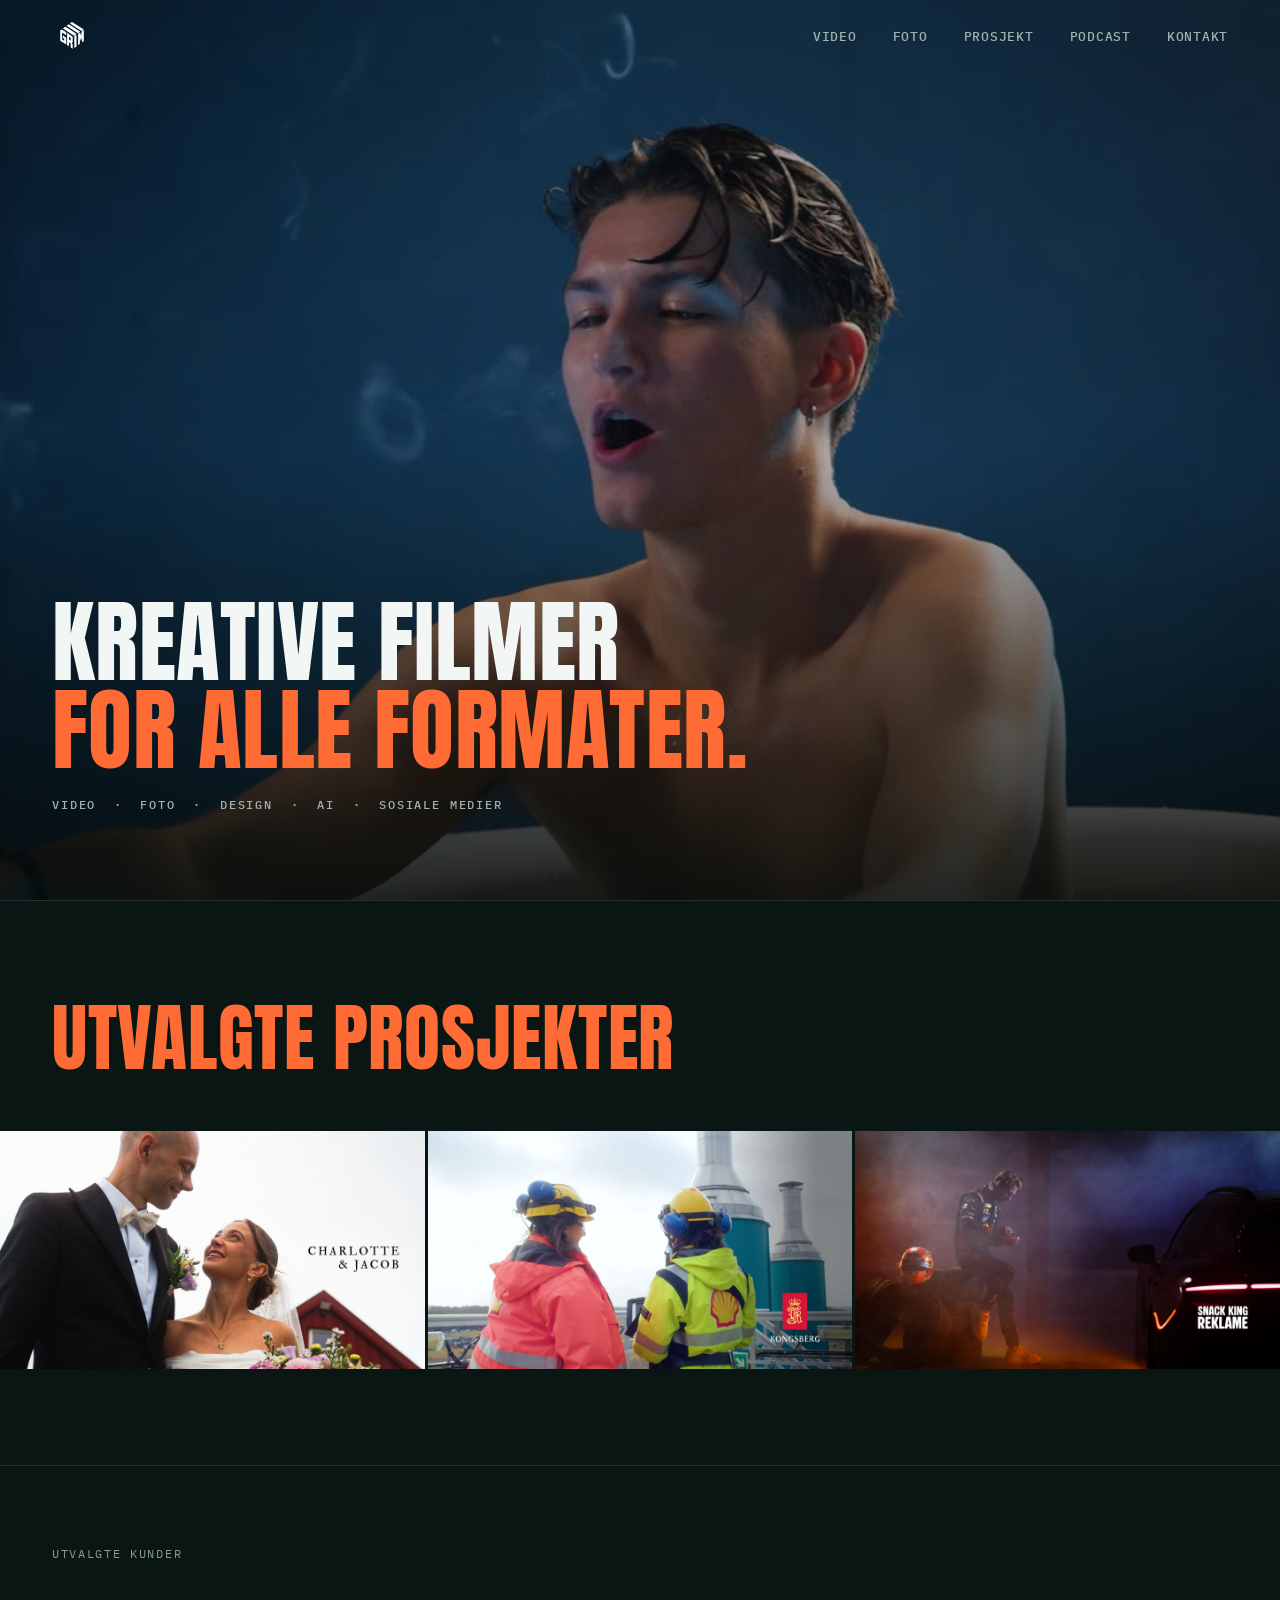
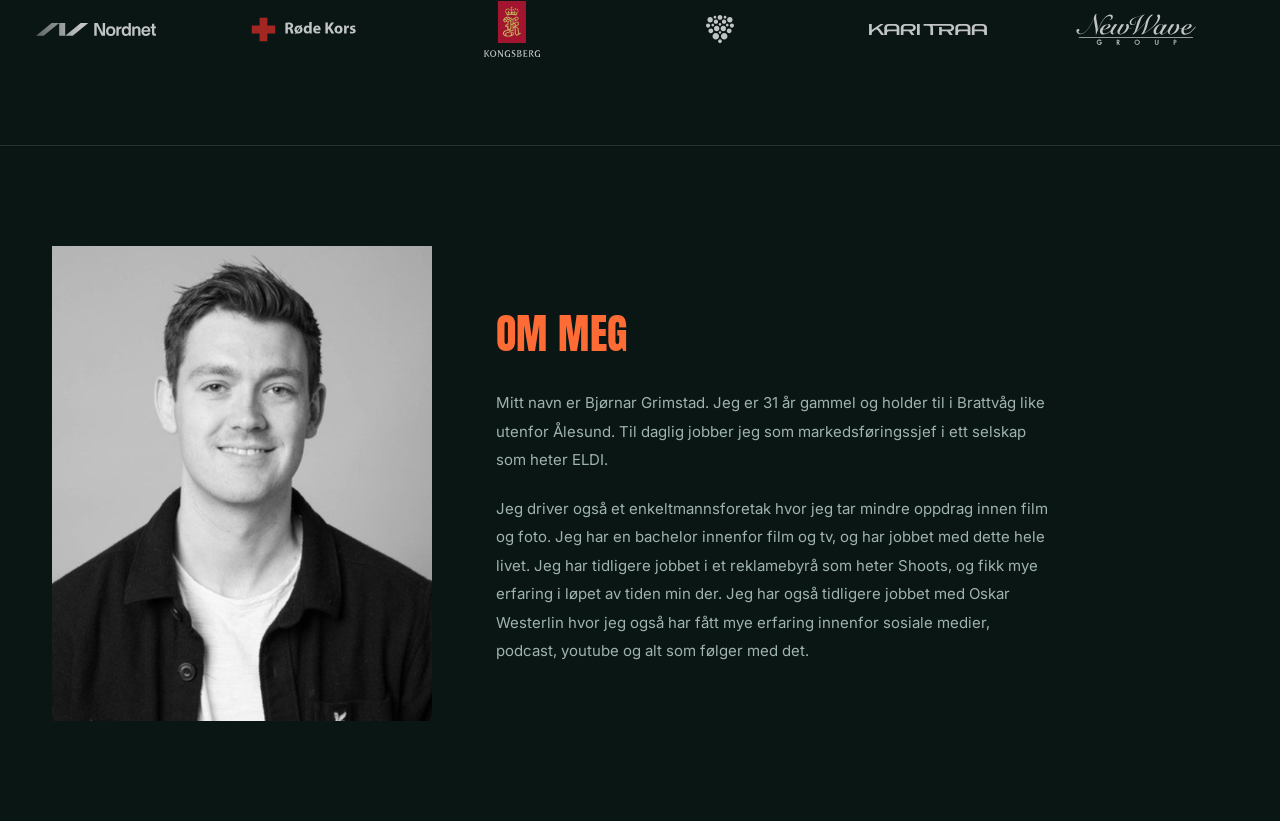
<file: index.html>
<!DOCTYPE html>
<html lang="no">
<head>
    <meta charset="UTF-8">
    <meta name="viewport" content="width=device-width, initial-scale=1.0">
    <title>GRIM · Film & Foto</title>
    <link rel="icon" type="image/svg+xml" href="/logos/favicon.svg">
    <link rel="preconnect" href="https://fonts.googleapis.com">
    <link rel="preconnect" href="https://fonts.gstatic.com" crossorigin>
    <link href="https://fonts.googleapis.com/css2?family=Anton&family=Inter:wght@300;400;500;600&family=IBM+Plex+Mono:wght@400;500&display=swap" rel="stylesheet">
    <link rel="stylesheet" href="style.css">
    <style>
        /* ─── Spiller — brukes av Utvalgt-kortene lenger ned, samme
           rene, mørke glass-look som spilleren på Video-siden. Selve
           showreelen i heroen er ren bakgrunnsloop, ikke klikkbar. ─── */
        .modal { padding: 32px; }
        .modal-inner {
            max-width: 1400px;
            height: 88vh;
            background: #000;
            border: none;
            border-radius: 22px;
            overflow: hidden;
            padding: 0;
            box-shadow:
                0 0 0 1px rgba(45, 212, 196, 0.16),
                0 50px 120px -24px rgba(0,0,0,0.9),
                0 0 90px -18px rgba(45, 212, 196, 0.18);
        }
        .modal-body { display: block; height: 100%; }

        .player { position: absolute; inset: 0; }
        .modal-local-video {
            width: 100%; height: 100%;
            object-fit: contain;
            display: block;
            background: #000;
            cursor: pointer;
        }

        .player-back {
            position: absolute;
            top: 22px; left: 24px;
            z-index: 25;
            display: flex; align-items: center; gap: 8px;
            background: none; border: none; padding: 0; margin: 0;
            color: rgba(255,255,255,0.5);
            font-family: var(--sans);
            font-size: 12.5px;
            font-weight: 500;
            letter-spacing: 0.01em;
            cursor: pointer;
            transition: color 0.2s;
        }
        .player-back svg { width: 15px; height: 15px; flex-shrink: 0; }
        .player-back:hover { color: var(--accent-2); }

        .player-title {
            position: absolute;
            top: 24px; right: 26px;
            z-index: 25;
            max-width: 42%;
            font-family: var(--mono);
            font-size: 10.5px;
            letter-spacing: 0.06em;
            text-transform: uppercase;
            color: rgba(255,255,255,0.38);
            text-shadow: 0 1px 6px rgba(0,0,0,0.6);
            white-space: nowrap;
            overflow: hidden;
            text-overflow: ellipsis;
        }

        .player-center-btn {
            position: absolute;
            top: 50%; left: 50%;
            transform: translate(-50%, -50%) scale(0.85);
            width: 60px; height: 60px;
            border-radius: 50%;
            background: rgba(10, 20, 18, 0.4);
            backdrop-filter: blur(10px);
            -webkit-backdrop-filter: blur(10px);
            border: 1px solid rgba(255,255,255,0.18);
            display: flex; align-items: center; justify-content: center;
            color: #fff;
            opacity: 0;
            pointer-events: none;
            transition: opacity 0.3s ease, transform 0.3s ease;
            z-index: 22;
        }
        .player.is-paused .player-center-btn {
            opacity: 1;
            transform: translate(-50%, -50%) scale(1);
            pointer-events: auto;
        }
        .player-center-btn:hover { border-color: rgba(45,212,196,0.6); }
        .player-center-btn svg { width: 22px; height: 22px; margin-left: 2px; }

        .player-controls-wrap {
            position: absolute;
            left: 0; right: 0; bottom: 0;
            z-index: 24;
            padding: 34px 24px 20px;
            background: linear-gradient(to top, rgba(4,10,9,0.55) 0%, transparent 100%);
            opacity: 0;
            transform: translateY(8px);
            transition: opacity 0.35s ease, transform 0.35s ease;
            pointer-events: none;
        }
        .player.show-controls .player-controls-wrap,
        .player.is-paused .player-controls-wrap {
            opacity: 1;
            transform: translateY(0);
            pointer-events: auto;
        }

        .player-scrubber {
            position: relative;
            height: 3px;
            border-radius: 3px;
            background: rgba(255,255,255,0.16);
            cursor: pointer;
            margin-bottom: 16px;
        }
        .player-scrubber-fill {
            position: absolute; top: 0; left: 0; height: 100%;
            width: 0%;
            background: var(--accent-2);
            border-radius: 3px;
        }
        .player-scrubber-handle {
            position: absolute; top: 50%; left: 0%;
            width: 10px; height: 10px;
            border-radius: 50%;
            background: var(--accent-2);
            box-shadow: 0 0 10px rgba(45,212,196,0.8);
            transform: translate(-50%, -50%) scale(0);
            transition: transform 0.15s ease;
        }
        .player-scrubber:hover .player-scrubber-handle { transform: translate(-50%, -50%) scale(1); }

        .player-controls-row {
            display: flex;
            align-items: center;
            gap: 14px;
        }
        .player-btn {
            background: none; border: none; padding: 0; margin: 0;
            width: 26px; height: 26px;
            display: flex; align-items: center; justify-content: center;
            color: rgba(255,255,255,0.85);
            cursor: pointer;
            transition: color 0.2s;
            flex-shrink: 0;
        }
        .player-btn:hover { color: var(--accent-2); }
        .player-btn svg { width: 17px; height: 17px; }

        .player-time {
            font-family: var(--mono);
            font-size: 10.5px;
            letter-spacing: 0.02em;
            color: rgba(255,255,255,0.55);
        }
        .player-time-sep { color: rgba(255,255,255,0.3); font-family: var(--mono); font-size: 10.5px; }
        .player-spacer { flex: 1; }

        @media (max-width: 640px) {
            .modal { padding: 0; }
            .modal-inner { height: 100vh; max-width: none; border-radius: 0; box-shadow: none; }
            .player-title { display: none; }
        }
    </style>
</head>
<body class="page-home">

    <a class="skip-link" href="#innhold">Hopp til innhold</a>

    <!-- Fullscreen showreel — lett 720p-loop (2 MB) uten lyd. Starter bare på
         større skjermer, uten "spar data" og uten redusert bevegelse; ellers
         vises kun stillbildet. Dette holder trafikken (og Netlify-kvoten) lav. -->
    <div class="hero-video" id="hero-video">
        <video id="hero-loop" muted loop playsinline preload="none" poster="Videoer/Showreel_poster.jpg" aria-hidden="true">
            <source src="Videoer/Showreel_hero.mp4" type="video/mp4">
        </video>
        <div class="hero-overlay"></div>
        <div class="hero-content">
            <h1>Kreative filmer<br><em>for alle formater.</em></h1>
            <p class="hero-sub">Video &nbsp;·&nbsp; Foto &nbsp;·&nbsp; Design &nbsp;·&nbsp; AI &nbsp;·&nbsp; Sosiale medier</p>
        </div>
        <button class="hero-toggle" id="hero-toggle" type="button" aria-label="Pause bakgrunnsvideo" hidden>
            <svg viewBox="0 0 24 24" fill="currentColor" aria-hidden="true"><path id="hero-toggle-icon" d="M7 5h4v14H7zM13 5h4v14h-4z"/></svg>
        </button>
    </div>

    <!-- Spiller — utvalgte prosjekter spilles fra YouTube (ingen trafikk mot Netlify) -->
    <div class="modal" id="modal" role="dialog" aria-modal="true" aria-label="Videospiller" aria-hidden="true">
        <div class="modal-inner">
            <div class="modal-body">
                <div class="player" id="player">
                    <iframe id="player-yt" class="modal-local-video" title="Videospiller" allow="autoplay; encrypted-media; picture-in-picture; fullscreen" allowfullscreen hidden></iframe>
                    <video id="player-video" class="modal-local-video" playsinline preload="none"></video>

                    <button class="player-back" id="modal-close" aria-label="Lukk">
                        <svg viewBox="0 0 24 24" fill="none" stroke="currentColor" stroke-width="2" stroke-linecap="round" stroke-linejoin="round"><path d="M19 12H5M11 18l-6-6 6-6"/></svg>
                        Lukk
                    </button>
                    <span class="player-title" id="player-title">Showreel</span>

                    <button class="player-center-btn" id="player-center-btn" aria-label="Spill av">
                        <svg id="player-center-icon" viewBox="0 0 24 24" fill="currentColor"><path d="M8 5v14l11-7z"/></svg>
                    </button>

                    <div class="player-controls-wrap">
                        <div class="player-scrubber" id="player-scrubber">
                            <div class="player-scrubber-fill" id="player-scrubber-fill"></div>
                            <div class="player-scrubber-handle" id="player-scrubber-handle"></div>
                        </div>
                        <div class="player-controls-row">
                            <button class="player-btn" id="player-play" aria-label="Spill av / pause">
                                <svg id="player-play-icon" viewBox="0 0 24 24" fill="currentColor"><path d="M8 5v14l11-7z"/></svg>
                            </button>
                            <span class="player-time" id="player-time-elapsed">0:00</span>
                            <span class="player-time-sep">/</span>
                            <span class="player-time" id="player-time-duration">0:00</span>
                            <span class="player-spacer"></span>
                            <button class="player-btn" id="player-mute" aria-label="Demp / slå på lyd">
                                <svg id="player-mute-icon" viewBox="0 0 24 24" fill="none" stroke="currentColor" stroke-width="2" stroke-linecap="round" stroke-linejoin="round"><path d="M11 5 6 9H2v6h4l5 4V5z"/><path d="M15.5 8.5a5 5 0 0 1 0 7"/><path d="M18.5 6a9 9 0 0 1 0 12"/></svg>
                            </button>
                        </div>
                    </div>
                </div>
            </div>
        </div>
    </div>

    <!-- Utvalgt -->
    <section class="featured-section" id="innhold" tabindex="-1">
        <h2 class="featured-label">Utvalgte prosjekter</h2>
        <div class="featured-grid">
            <div class="featured-card" role="button" tabindex="0" data-youtube="GkXd8wbuyIM" data-title="Charlotte &amp; Jacob" aria-label="Spill av: Charlotte &amp; Jacob">
                <div class="featured-thumb">
                    <img src="Videoer/Thumbnails_Nettside/Charlotte_Jacob.jpg" alt="Charlotte &amp; Jacob">
                    <div class="featured-thumb-overlay">
                        <span class="featured-hover-category">Bryllup</span>
                        <span class="featured-hover-title">Charlotte &amp; Jacob</span>
                        <p class="featured-hover-desc">Filmoppdrag for Charlotte & Jacob sin bryllupsdag.</p>
                    </div>
                </div>
            </div>
            <div class="featured-card" role="button" tabindex="0" data-youtube="DJ9floQ5HJU" data-title="Kongsberg Digital × Norske Shell" aria-label="Spill av: Kongsberg Digital × Norske Shell">
                <div class="featured-thumb">
                    <img src="Videoer/Thumbnails_Nettside/Kongsberg_02.jpg" alt="Kongsberg Digital × Norske Shell">
                    <div class="featured-thumb-overlay">
                        <span class="featured-hover-category">Næringsliv</span>
                        <span class="featured-hover-title">Kongsberg Digital × Norske Shell</span>
                        <p class="featured-hover-desc">Kongsberg Digital er en viktig leverandør for Shell. Vi laget film for å vise hvordan Shell bruker tjenestene fra Kongsberg Digital i arbeidshverdagen.</p>
                    </div>
                </div>
            </div>
            <div class="featured-card" role="button" tabindex="0" data-youtube="cO2cRLgCJaU" data-title="Den Stolte Hane × Dennis Hauger" aria-label="Spill av: Den Stolte Hane × Dennis Hauger">
                <div class="featured-thumb">
                    <img src="Videoer/Thumbnails_Nettside/Snack%20King%20Reklame.jpg" alt="Den Stolte Hane × Dennis Hauger">
                    <div class="featured-thumb-overlay">
                        <span class="featured-hover-category">Reklame</span>
                        <span class="featured-hover-title">Den Stolte Hane × Dennis Hauger</span>
                        <p class="featured-hover-desc">Den Stolte Hane var inne som sponsor for Dennis Hauger når han kjørte Formel 2. Vi lagde derfor reklamefilm sammen med Dennis for å promotere nye kyllingvinger som skulle i butikk.</p>
                    </div>
                </div>
            </div>
        </div>
    </section>

    <!-- Client logos -->
    <section class="clients-section">
        <p class="clients-label">Utvalgte kunder</p>
        <div class="marquee-outer">
            <div class="marquee-track" id="marquee-track"></div>
        </div>
    </section>

    <!-- Om meg -->
    <section class="about-section">
        <div class="about-photo" id="about-photo">
            <!-- Bytt ut med et faktisk portrettbilde: legg filen i om/portrett.jpg -->
            <img src="om/portrett.jpg" alt="Bjørnar Grimstad" onerror="this.closest('#about-photo').classList.add('about-photo-empty'); this.remove();">
        </div>
        <div class="about-text">
            <h2 class="about-label">Om meg</h2>
            <p class="about-body">
                Mitt navn er Bjørnar Grimstad. Jeg er 31 år gammel og holder til i Brattvåg like utenfor Ålesund.
                Til daglig jobber jeg som markedsføringssjef i ett selskap som heter ELDI.
            </p>
            <p class="about-body">
                Jeg driver også et enkeltmannsforetak hvor jeg tar mindre oppdrag innen film og foto. Jeg har en
                bachelor innenfor film og tv, og har jobbet med dette hele livet. Jeg har tidligere jobbet i et
                reklamebyrå som heter Shoots, og fikk mye erfaring i løpet av tiden min der. Jeg har også tidligere
                jobbet med Oskar Westerlin hvor jeg også har fått mye erfaring innenfor sosiale medier, podcast,
                youtube og alt som følger med det.
            </p>
        </div>
    </section>

    <script src="nav.js"></script>
    <script>
        // Kun merker vi faktisk har en logofil for vises i logoveggen.
        const clients = [
            { name: 'Nordnet',            logo: 'nordnet.svg' },
            { name: 'Røde Kors',          logo: 'rodekors.svg' },
            { name: 'Kongsberg Digital',  logo: 'kongsberg.svg' },
            { name: 'Strawberry Hotels',  logo: 'strawberry.svg' },
            { name: 'Kari Traa',          logo: 'karitraa.svg' },
            { name: 'New Wave',           logo: 'newwave.svg' },
            { name: 'Valencia CF',        logo: 'valenciacf.svg' },
            { name: 'Ligue 1',            logo: 'ligue1.svg' },
            { name: 'Skogstad',           logo: 'skogstad.svg' }
        ];

        const track = document.getElementById('marquee-track');

        // Render items twice for seamless infinite loop
        [1, 2].forEach(() => {
            clients.forEach(({ name, logo }) => {
                const item = document.createElement('div');
                item.className = 'client-item';
                item.innerHTML = `
                    <div class="client-logo">
                        ${logo ? `<img src="logos/${logo}" alt="${name}">` : ''}
                    </div>
                `;
                track.appendChild(item);
            });
        });
    </script>

    <script>
    // ─── Showreel-spiller — klikk heltevideoen for å åpne den stort,
    // med lyd og egne kontroller. Samme rene spiller som Video-siden. ──
    const PLAY_ICON  = '<path d="M8 5v14l11-7z"/>';
    const PAUSE_ICON = '<path d="M7 5h4v14H7zM13 5h4v14h-4z"/>';
    const MUTE_ICON_ON  = '<path d="M11 5 6 9H2v6h4l5 4V5z"/><path d="M15.5 8.5a5 5 0 0 1 0 7"/><path d="M18.5 6a9 9 0 0 1 0 12"/>';
    const MUTE_ICON_OFF = '<path d="M11 5 6 9H2v6h4l5 4V5z"/><path d="M16 9l5 6M21 9l-5 6"/>';

    const modal            = document.getElementById('modal');
    const player           = document.getElementById('player');
    const videoEl          = document.getElementById('player-video');
    const playBtn          = document.getElementById('player-play');
    const playIcon         = document.getElementById('player-play-icon');
    const centerBtn        = document.getElementById('player-center-btn');
    const centerIcon       = document.getElementById('player-center-icon');
    const muteBtn          = document.getElementById('player-mute');
    const muteIcon         = document.getElementById('player-mute-icon');
    const scrubber         = document.getElementById('player-scrubber');
    const scrubberFill     = document.getElementById('player-scrubber-fill');
    const scrubberHandle   = document.getElementById('player-scrubber-handle');
    const timeElapsedEl    = document.getElementById('player-time-elapsed');
    const timeDurationEl   = document.getElementById('player-time-duration');

    let hideTimer = null;

    function formatTime(s) {
        if (!isFinite(s) || s < 0) return '0:00';
        const m = Math.floor(s / 60);
        const sec = Math.floor(s % 60).toString().padStart(2, '0');
        return `${m}:${sec}`;
    }

    function showControls() {
        player.classList.add('show-controls');
        clearTimeout(hideTimer);
        hideTimer = setTimeout(() => {
            if (!videoEl.paused) player.classList.remove('show-controls');
        }, 2600);
    }

    player.addEventListener('mousemove', showControls);
    player.addEventListener('mouseleave', () => {
        if (!videoEl.paused) player.classList.remove('show-controls');
    });

    function togglePlay() {
        if (videoEl.paused) videoEl.play(); else videoEl.pause();
    }
    videoEl.addEventListener('click', togglePlay);
    playBtn.addEventListener('click', togglePlay);
    centerBtn.addEventListener('click', togglePlay);

    videoEl.addEventListener('play', () => {
        player.classList.remove('is-paused');
        playIcon.innerHTML = PAUSE_ICON;
        centerIcon.innerHTML = PAUSE_ICON;
        showControls();
    });
    videoEl.addEventListener('pause', () => {
        player.classList.add('is-paused');
        playIcon.innerHTML = PLAY_ICON;
        centerIcon.innerHTML = PLAY_ICON;
        clearTimeout(hideTimer);
    });

    videoEl.addEventListener('timeupdate', () => {
        const pct = (videoEl.currentTime / videoEl.duration) * 100 || 0;
        scrubberFill.style.width = pct + '%';
        scrubberHandle.style.left = pct + '%';
        timeElapsedEl.textContent = formatTime(videoEl.currentTime);
    });
    videoEl.addEventListener('loadedmetadata', () => {
        timeDurationEl.textContent = formatTime(videoEl.duration);
    });

    function seek(e) {
        const rect = scrubber.getBoundingClientRect();
        const pct = Math.min(1, Math.max(0, (e.clientX - rect.left) / rect.width));
        if (isFinite(videoEl.duration)) videoEl.currentTime = pct * videoEl.duration;
    }
    scrubber.addEventListener('click', seek);

    muteBtn.addEventListener('click', () => {
        videoEl.muted = !videoEl.muted;
        muteIcon.innerHTML = videoEl.muted ? MUTE_ICON_OFF : MUTE_ICON_ON;
    });

    const playerTitle = document.getElementById('player-title');
    const ytFrame     = document.getElementById('player-yt');
    const closeBtn    = document.getElementById('modal-close');
    let lastFocus = null;

    // Utvalgte prosjekter spilles fra YouTube (youtube-nocookie): null
    // båndbredde mot Netlify, og ingen sporings-cookies før avspilling.
    function openPlayer(youtubeId, title) {
        lastFocus = document.activeElement;
        playerTitle.textContent = title || '';
        videoEl.hidden = true;
        player.classList.add('is-youtube');
        ytFrame.hidden = false;
        ytFrame.title = title ? `Video: ${title}` : 'Videospiller';
        ytFrame.src = `https://www.youtube-nocookie.com/embed/${encodeURIComponent(youtubeId)}?autoplay=1&rel=0&modestbranding=1`;
        modal.classList.add('open');
        modal.setAttribute('aria-hidden', 'false');
        document.body.style.overflow = 'hidden';
        // spilleren toner inn (visibility-overgang) — flytt fokus når den er synlig
        setTimeout(() => closeBtn.focus(), 60);
    }

    function closePlayer() {
        ytFrame.src = 'about:blank'; // stopper avspillingen helt
        ytFrame.hidden = true;
        videoEl.pause();
        modal.classList.remove('open');
        modal.setAttribute('aria-hidden', 'true');
        document.body.style.overflow = '';
        if (lastFocus) lastFocus.focus();
    }

    closeBtn.addEventListener('click', closePlayer);
    modal.addEventListener('click', e => { if (e.target === modal) closePlayer(); });
    document.addEventListener('keydown', e => {
        if (!modal.classList.contains('open')) return;
        if (e.key === 'Escape') closePlayer();
        // hold tastaturfokus inne i spilleren mens den er åpen
        if (e.key === 'Tab') {
            const f = [...modal.querySelectorAll('button:not([hidden]), iframe:not([hidden])')];
            const first = f[0], last = f[f.length - 1];
            if (e.shiftKey && document.activeElement === first) { e.preventDefault(); last.focus(); }
            else if (!e.shiftKey && document.activeElement === last) { e.preventDefault(); first.focus(); }
        }
    });

    document.querySelectorAll('.featured-card').forEach(card => {
        card.addEventListener('click', () => openPlayer(card.dataset.youtube, card.dataset.title));
        card.addEventListener('keydown', e => {
            if (e.key === 'Enter' || e.key === ' ') {
                e.preventDefault();
                openPlayer(card.dataset.youtube, card.dataset.title);
            }
        });
    });
    </script>

    <script>
    // ─── Bakgrunnsvideo: spares der den ikke trengs. Starter bare når
    // skjermen er stor nok, brukeren ikke har "spar data" og ikke har bedt
    // om redusert bevegelse. Ellers står stillbildet. Pauseknapp (WCAG 2.2.2).
    (function () {
        const hero   = document.getElementById('hero-loop');
        const toggle = document.getElementById('hero-toggle');
        const icon   = document.getElementById('hero-toggle-icon');
        const PAUSE  = 'M7 5h4v14H7zM13 5h4v14h-4z';
        const PLAY   = 'M8 5v14l11-7z';
        const conn   = navigator.connection || {};
        const reduce = window.matchMedia('(prefers-reduced-motion: reduce)').matches;
        const small  = window.matchMedia('(max-width: 768px)').matches;
        if (reduce || small || conn.saveData || /(^|-)2g$/.test(conn.effectiveType || '')) return;

        hero.preload = 'auto';
        hero.play().then(() => { toggle.hidden = false; }).catch(() => {});
        toggle.addEventListener('click', () => {
            if (hero.paused) {
                hero.play();
                icon.setAttribute('d', PAUSE);
                toggle.setAttribute('aria-label', 'Pause bakgrunnsvideo');
            } else {
                hero.pause();
                icon.setAttribute('d', PLAY);
                toggle.setAttribute('aria-label', 'Spill av bakgrunnsvideo');
            }
        });
    })();
    </script>
</body>
</html>
</file>
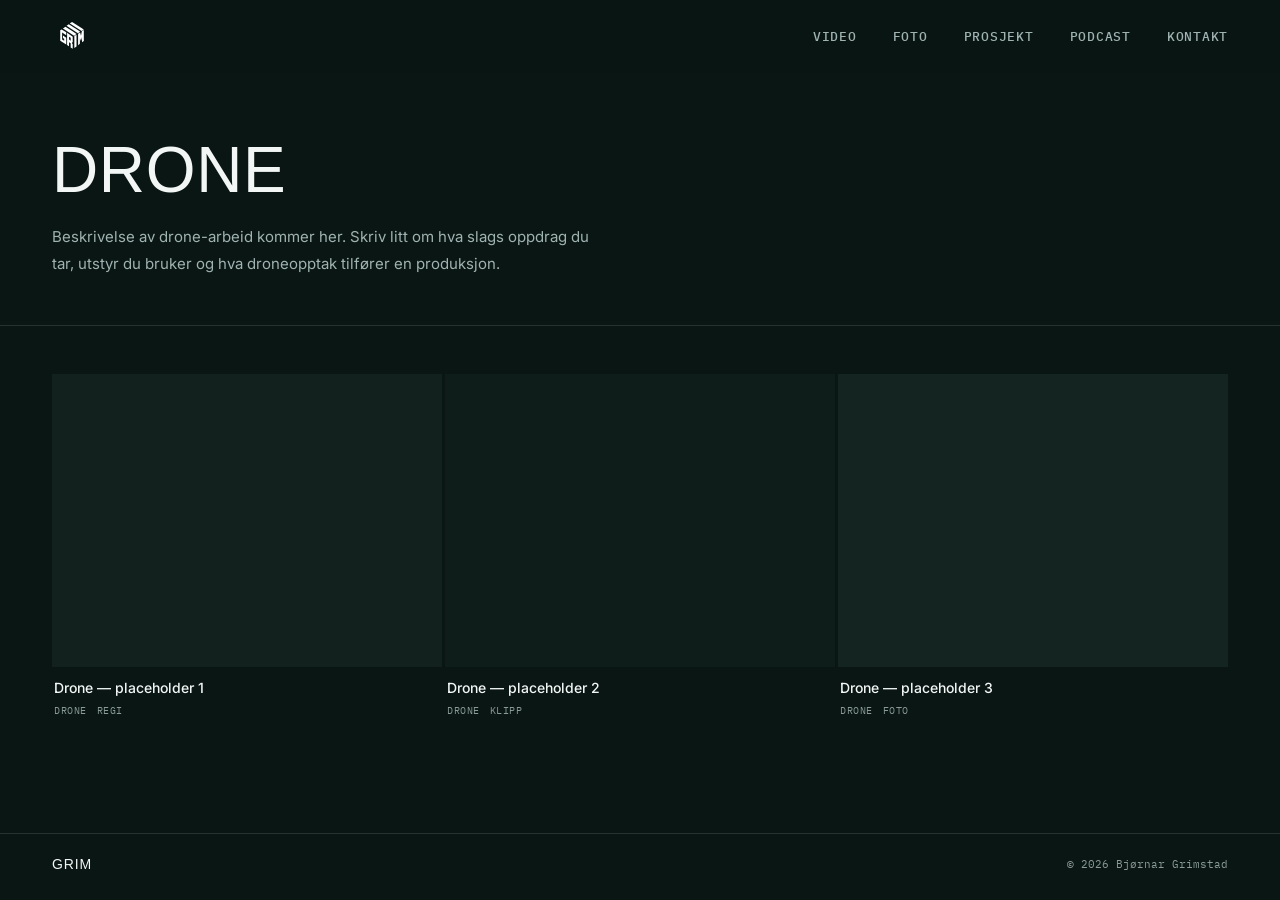
<file: drone.html>
<!DOCTYPE html>
<html lang="no">
<head>
    <meta charset="UTF-8">
    <meta name="viewport" content="width=device-width, initial-scale=1.0">
    <title>Drone — GRIM</title>
    <link rel="preconnect" href="https://fonts.googleapis.com">
    <link rel="preconnect" href="https://fonts.gstatic.com" crossorigin>
    <link href="https://fonts.googleapis.com/css2?family=Fraunces:ital,opsz,wght@0,9..144,300..900;1,9..144,300..900&family=Inter:wght@300;400;500;600&family=IBM+Plex+Mono:wght@400;500&display=swap" rel="stylesheet">
    <link rel="stylesheet" href="style.css">
</head>
<body class="page-drone">

    <div class="drone-header">
        <h1>Drone</h1>
        <p>Beskrivelse av drone-arbeid kommer her. Skriv litt om hva slags oppdrag du tar, utstyr du bruker og hva droneopptak tilfører en produksjon.</p>
    </div>

    <div class="drone-grid-wrap">
        <div class="drone-grid" id="grid"></div>
    </div>

    <footer>
        <span class="footer-logo">GRIM</span>
        <span class="footer-copy">© 2026 Bjørnar Grimstad</span>
    </footer>

    <script src="nav.js"></script>
    <script>
        const projects = [
            { title: 'Drone — placeholder 1', tags: ['Drone', 'Regi'] },
            { title: 'Drone — placeholder 2', tags: ['Drone', 'Klipp'] },
            { title: 'Drone — placeholder 3', tags: ['Drone', 'Foto'] },
        ];

        const grid = document.getElementById('grid');
        projects.forEach(p => {
            const card = document.createElement('div');
            card.className = 'card';
            card.innerHTML = `
                <div class="card-thumb"></div>
                <div class="card-info">
                    <div class="card-title">${p.title}</div>
                    <div class="card-tags">${p.tags.map(t => `<span class="tag">${t}</span>`).join('')}</div>
                </div>
            `;
            grid.appendChild(card);
        });
    </script>
</body>
</html>
</file>
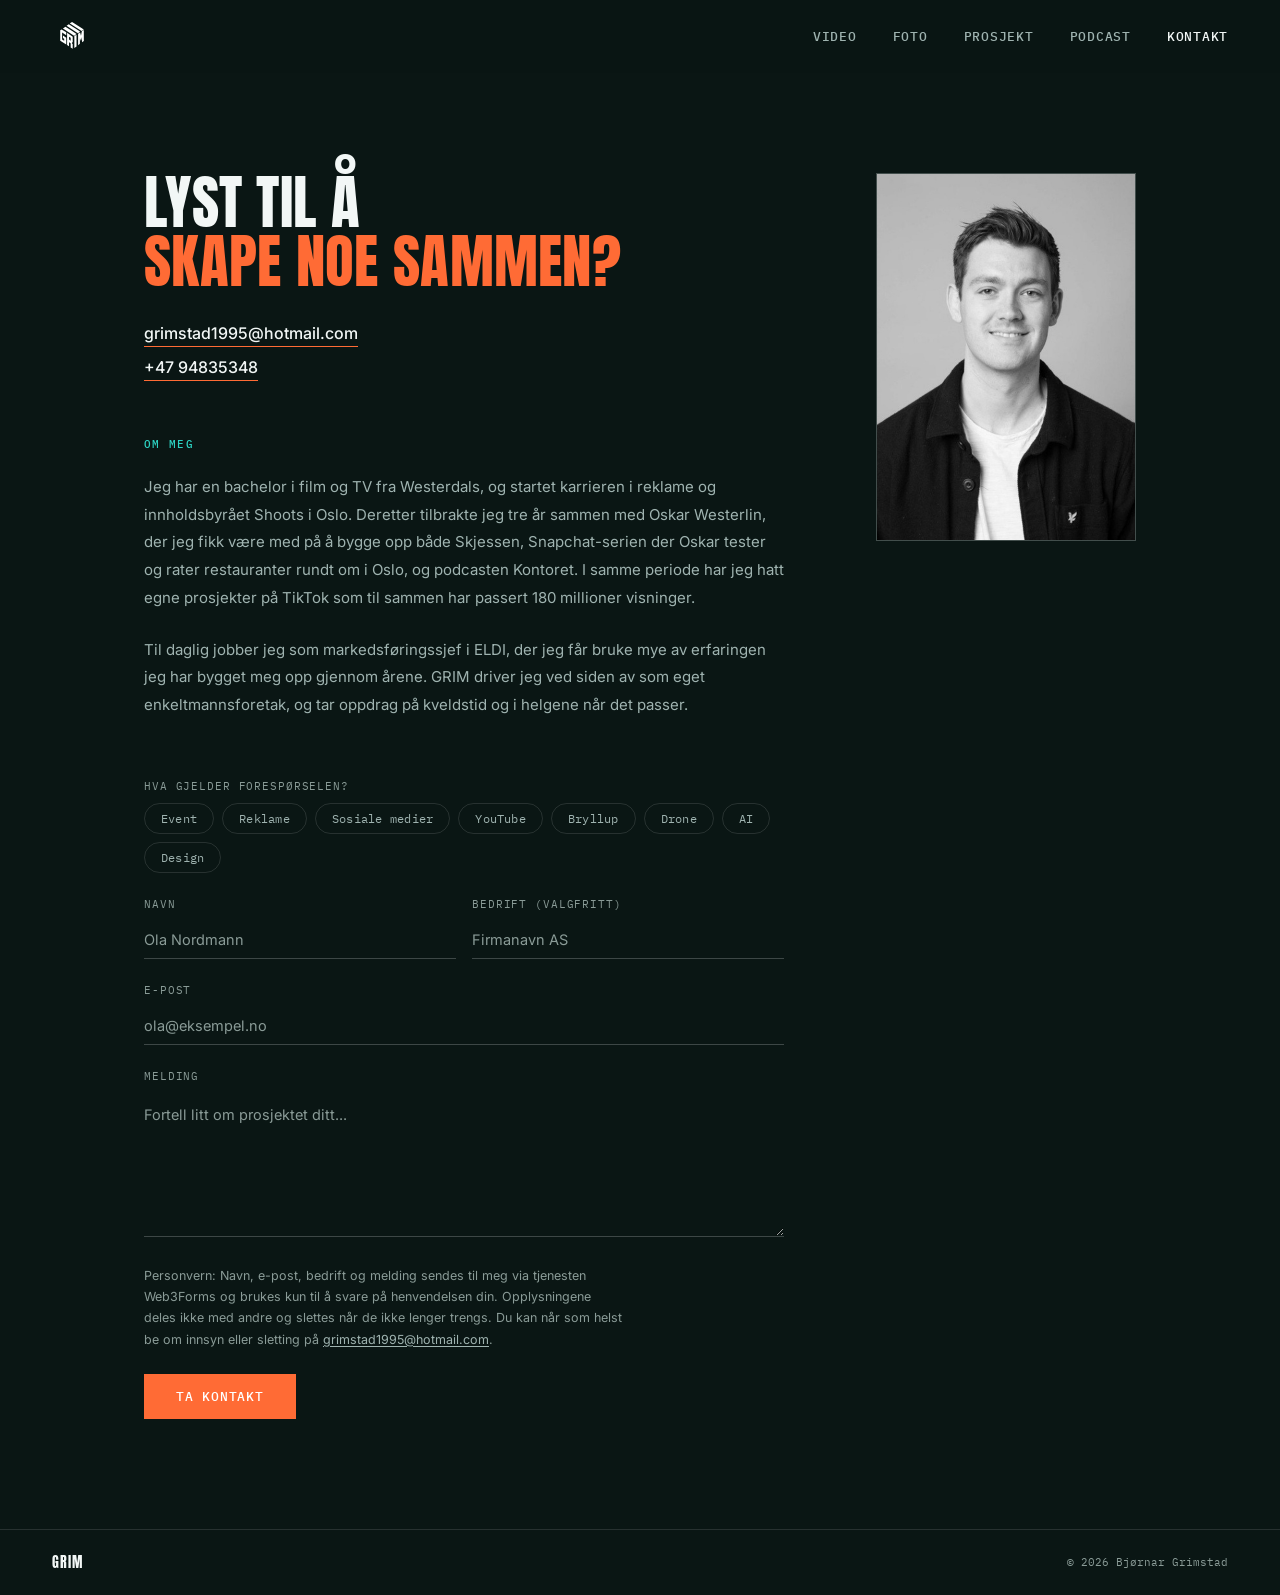
<file: kontakt.html>
<!DOCTYPE html>
<html lang="no">
<head>
    <meta charset="UTF-8">
    <meta name="viewport" content="width=device-width, initial-scale=1.0">
    <title>Kontakt · GRIM</title>
    <link rel="icon" type="image/svg+xml" href="/logos/favicon.svg">
    <link rel="preconnect" href="https://fonts.googleapis.com">
    <link rel="preconnect" href="https://fonts.gstatic.com" crossorigin>
    <link href="https://fonts.googleapis.com/css2?family=Anton&family=Inter:wght@300;400;500;600&family=IBM+Plex+Mono:wght@400;500&display=swap" rel="stylesheet">
    <link rel="stylesheet" href="style.css">
</head>
<body class="page-kontakt">

    <div class="kontakt-split">
        <!-- Alt innhold i én flytende kolonne -->
        <div class="kontakt-content-panel">
            <h1 class="kontakt-headline">Lyst til å<br><em>skape noe sammen?</em></h1>

            <div class="kontakt-links">
                <a href="mailto:grimstad1995@hotmail.com" class="kontakt-link">grimstad1995@hotmail.com</a>
                <a href="tel:+4794835348" class="kontakt-link">+47 94835348</a>
            </div>

            <div class="kontakt-about">
                <h3>Om meg</h3>
                <p>Jeg har en bachelor i film og TV fra Westerdals, og startet karrieren i reklame og
                   innholdsbyrået Shoots i Oslo. Deretter tilbrakte jeg tre år sammen med Oskar Westerlin,
                   der jeg fikk være med på å bygge opp både Skjessen, Snapchat-serien der Oskar tester og
                   rater restauranter rundt om i Oslo, og podcasten Kontoret. I samme periode har jeg hatt
                   egne prosjekter på TikTok som til sammen har passert 180 millioner visninger.</p>
                <p>Til daglig jobber jeg som markedsføringssjef i ELDI, der jeg får bruke mye av erfaringen
                   jeg har bygget meg opp gjennom årene. GRIM driver jeg ved siden av som eget
                   enkeltmannsforetak, og tar oppdrag på kveldstid og i helgene når det passer.</p>
            </div>

            <form class="kontakt-form" id="kontakt-form" novalidate>

                <!-- Category chips -->
                <div class="form-group">
                    <span class="form-label" id="category-label">Hva gjelder forespørselen?</span>
                    <div class="category-chips" id="category-chips" role="group" aria-labelledby="category-label">
                        <button type="button" class="chip" aria-pressed="false" data-value="Video: Event">Event</button>
                        <button type="button" class="chip" aria-pressed="false" data-value="Video: Reklame">Reklame</button>
                        <button type="button" class="chip" aria-pressed="false" data-value="Video: Sosiale medier">Sosiale medier</button>
                        <button type="button" class="chip" aria-pressed="false" data-value="Video: YouTube">YouTube</button>
                        <button type="button" class="chip" aria-pressed="false" data-value="Foto: Bryllup">Bryllup</button>
                        <button type="button" class="chip" aria-pressed="false" data-value="Drone">Drone</button>
                        <button type="button" class="chip" aria-pressed="false" data-value="Video: AI">AI</button>
                        <button type="button" class="chip" aria-pressed="false" data-value="Design">Design</button>
                    </div>
                    <!-- Hidden input carries selected value -->
                    <input type="hidden" name="category" id="category-input">
                </div>

                <div class="form-row">
                    <div class="form-group">
                        <label class="form-label" for="navn">Navn</label>
                        <input class="form-input" type="text" id="navn" name="navn" placeholder="Ola Nordmann" required>
                    </div>
                    <div class="form-group">
                        <label class="form-label" for="bedrift">Bedrift (valgfritt)</label>
                        <input class="form-input" type="text" id="bedrift" name="bedrift" placeholder="Firmanavn AS">
                    </div>
                </div>

                <div class="form-group">
                    <label class="form-label" for="epost">E-post</label>
                    <input class="form-input" type="email" id="epost" name="epost" placeholder="ola@eksempel.no" required>
                </div>

                <div class="form-group">
                    <label class="form-label" for="melding">Melding</label>
                    <textarea class="form-input form-textarea" id="melding" name="melding" rows="5" placeholder="Fortell litt om prosjektet ditt..." required></textarea>
                </div>

                <!-- Honeypot mot spam-roboter — usynlig for ekte besøkende -->
                <input type="checkbox" name="botcheck" id="botcheck" style="display:none" tabindex="-1" autocomplete="off" aria-hidden="true">

                <p class="form-privacy" id="form-privacy">
                    Personvern: Navn, e-post, bedrift og melding sendes til meg via tjenesten Web3Forms
                    og brukes kun til å svare på henvendelsen din. Opplysningene deles ikke med andre og
                    slettes når de ikke lenger trengs. Du kan når som helst be om innsyn eller sletting på
                    <a href="mailto:grimstad1995@hotmail.com">grimstad1995@hotmail.com</a>.
                </p>

                <button type="submit" class="form-submit" id="form-submit-btn" aria-describedby="form-privacy">Ta kontakt</button>

                <p class="form-success" id="form-success" role="status" aria-live="polite">Takk! Jeg tar kontakt snart.</p>
                <p class="form-error" id="form-error" role="alert">Noe gikk galt, prøv gjerne igjen — eller send meg en e-post direkte på <a href="mailto:grimstad1995@hotmail.com">grimstad1995@hotmail.com</a>.</p>
            </form>
        </div>

        <!-- Lite portrett til høyre for teksten -->
        <div class="kontakt-photo-panel">
            <img src="om/portrett.jpg" alt="Bjørnar Grimstad">
        </div>
    </div>

    <footer>
        <span class="footer-logo">GRIM</span>
        <span class="footer-copy">© 2026 Bjørnar Grimstad</span>
    </footer>

    <script src="nav.js"></script>
    <script>
    // --- Category chips ---
    const chips        = document.getElementById('category-chips');
    const categoryInput = document.getElementById('category-input');

    chips.addEventListener('click', e => {
        const chip = e.target.closest('.chip');
        if (!chip) return;
        const wasActive = chip.classList.contains('active');
        // Deselect all, then toggle clicked (aria-pressed så skjermlesere hører hva som er valgt)
        chips.querySelectorAll('.chip').forEach(c => { c.classList.remove('active'); c.setAttribute('aria-pressed', 'false'); });
        if (!wasActive) {
            chip.classList.add('active');
            chip.setAttribute('aria-pressed', 'true');
            categoryInput.value = chip.dataset.value;
        } else {
            categoryInput.value = '';
        }
    });

    // --- Form submit — sendes via Web3Forms, kommer rett i innboksen din ---
    const WEB3FORMS_ACCESS_KEY = '50d35207-d116-4581-9b5c-f78ce5b685e6';

    const form       = document.getElementById('kontakt-form');
    const submitBtn  = document.getElementById('form-submit-btn');
    const successMsg = document.getElementById('form-success');
    const errorMsg   = document.getElementById('form-error');

    form.addEventListener('submit', async e => {
        e.preventDefault();

        const navn     = form.navn.value.trim();
        const epost    = form.epost.value.trim();
        const bedrift  = form.bedrift.value.trim();
        const melding  = form.melding.value.trim();
        const kategori = categoryInput.value || 'Generell forespørsel';

        if (!navn || !epost || !melding) return;
        if (form.botcheck.checked) return; // spam-robot fylte ut honeypot-feltet

        successMsg.style.display = 'none';
        errorMsg.style.display   = 'none';
        submitBtn.disabled  = true;
        submitBtn.textContent = 'Sender...';

        const payload = {
            access_key: WEB3FORMS_ACCESS_KEY,
            subject:    `Forespørsel: ${kategori}`,
            from_name:  navn,
            name:       navn,
            email:      epost,
            replyto:    epost,
            bedrift:    bedrift || '(ikke oppgitt)',
            kategori:   kategori,
            message:    `Fra: ${navn}${bedrift ? ` (${bedrift})` : ''}\nE-post: ${epost}\nKategori: ${kategori}\n\n${melding}`,
        };

        try {
            const res  = await fetch('https://api.web3forms.com/submit', {
                method: 'POST',
                headers: { 'Content-Type': 'application/json', 'Accept': 'application/json' },
                body: JSON.stringify(payload),
            });
            const data = await res.json();

            if (data.success) {
                successMsg.style.display = 'block';
                form.reset();
                chips.querySelectorAll('.chip').forEach(c => { c.classList.remove('active'); c.setAttribute('aria-pressed', 'false'); });
                categoryInput.value = '';
            } else {
                errorMsg.style.display = 'block';
            }
        } catch (err) {
            errorMsg.style.display = 'block';
        } finally {
            submitBtn.disabled = false;
            submitBtn.textContent = 'Ta kontakt';
        }
    });
    </script>
</body>
</html>
</file>
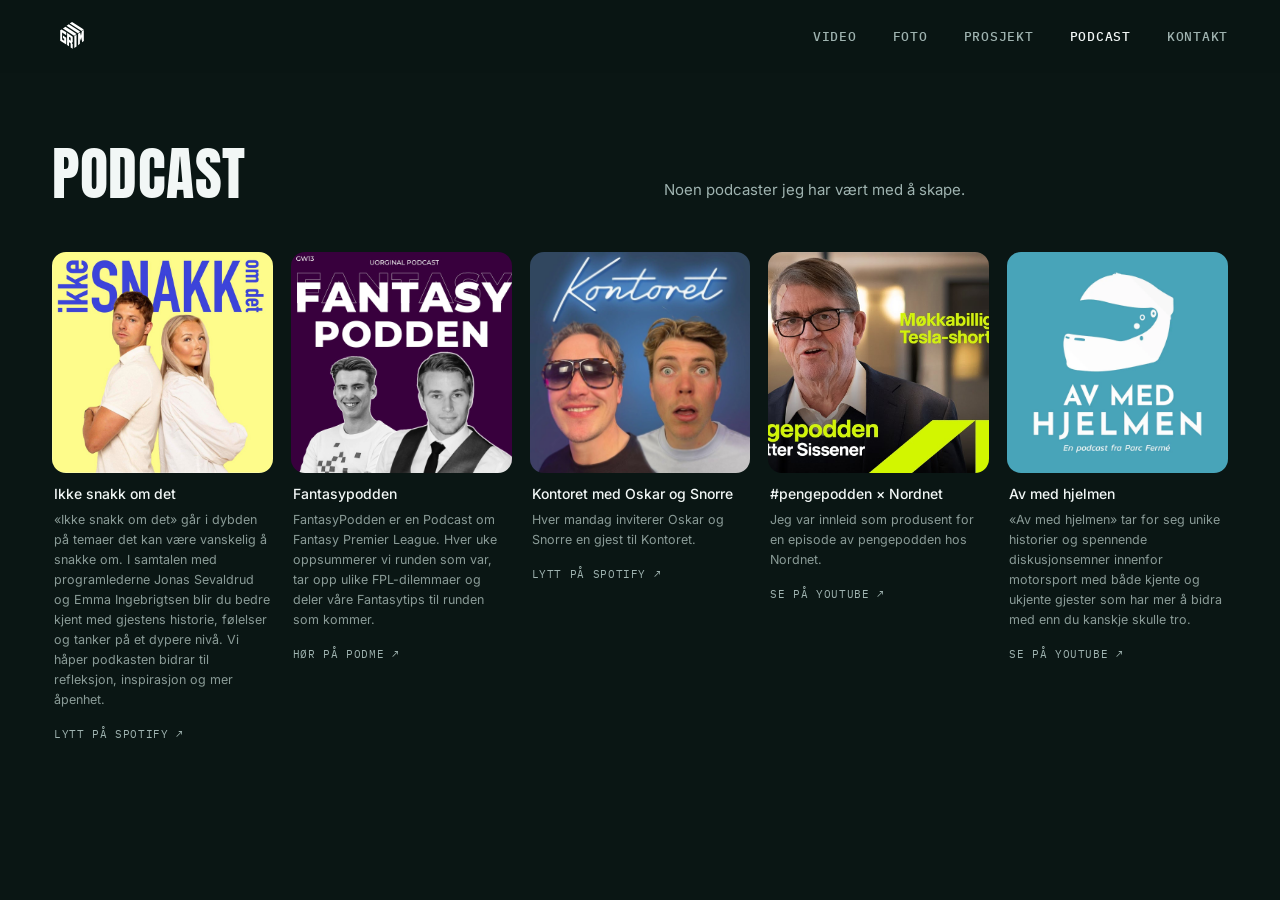
<file: podcast.html>
<!DOCTYPE html>
<html lang="no">
<head>
    <meta charset="UTF-8">
    <meta name="viewport" content="width=device-width, initial-scale=1.0">
    <title>Podcast · GRIM</title>
    <link rel="icon" type="image/svg+xml" href="/logos/favicon.svg">
    <link rel="preconnect" href="https://fonts.googleapis.com">
    <link rel="preconnect" href="https://fonts.gstatic.com" crossorigin>
    <link href="https://fonts.googleapis.com/css2?family=Anton&family=Inter:wght@300;400;500;600&family=IBM+Plex+Mono:wght@400;500&display=swap" rel="stylesheet">
    <link rel="stylesheet" href="style.css">
    <style>
        /* ─── Intro tekst øverst — samme mønster som Video/Foto ─── */
        .podcast-intro {
            margin-top: var(--nav-height);
            padding: 72px 52px 48px;
            display: grid;
            grid-template-columns: 1fr 1fr;
            gap: 48px;
            align-items: end;
        }
        .podcast-intro-title {
            font-family: var(--display);
            font-size: clamp(2.2rem, 5vw, 3.6rem);
            line-height: 1.02;
            color: var(--ink);
        }
        .podcast-intro-text {
            font-size: 15px;
            line-height: 1.85;
            color: var(--ink-dim);
            max-width: 46ch;
        }
        @media (max-width: 860px) {
            .podcast-intro { grid-template-columns: 1fr; gap: 20px; padding: 48px 24px 32px; }
        }

        /* ─── Podcast-raden — alle på én linje, fyller hele bredden ─── */
        .podcast-grid {
            display: grid;
            grid-template-columns: repeat(5, 1fr);
            gap: 18px;
            padding: 0 52px 90px;
        }
        @media (max-width: 860px) {
            .podcast-grid { grid-template-columns: repeat(2, 1fr); padding: 0 24px 70px; }
        }

        /* ─── Podcast-kort — rene kort: cover, tittel, kort tekst,
           én tydelig Spotify/YouTube-lenke. Klipp spilles direkte fra
           coveret (avspillingsikon på hover), ingen egne knapper. */
        .podcast-card .card-thumb {
            aspect-ratio: 1 / 1;
            background: var(--bg-elevated);
            border-radius: 14px;
            overflow: hidden;
            position: relative;
        }
        .podcast-card .card-thumb img {
            width: 100%; height: 100%;
            object-fit: cover; display: block;
        }
        .podcast-card.has-clip .card-thumb { cursor: pointer; }
        .podcast-play {
            position: absolute; inset: 0;
            display: flex; align-items: center; justify-content: center;
            background: rgba(0,0,0,0);
            transition: background 0.2s;
        }
        .podcast-card.has-clip .card-thumb:hover .podcast-play { background: rgba(0,0,0,0.32); }
        .podcast-play svg {
            width: 42px; height: 42px;
            opacity: 0;
            transform: scale(0.85);
            transition: opacity 0.2s, transform 0.2s;
            filter: drop-shadow(0 2px 10px rgba(0,0,0,0.5));
        }
        .podcast-card.has-clip .card-thumb:hover .podcast-play svg { opacity: 1; transform: scale(1); }

        .podcast-desc {
            font-size: 12.5px;
            line-height: 1.6;
            color: var(--ink-faint);
            margin: 2px 0 12px;
        }
        .podcast-spotify {
            font-family: var(--mono);
            font-size: 10.5px;
            letter-spacing: 0.06em;
            text-transform: uppercase;
            color: var(--ink-dim);
            text-decoration: none;
            display: inline-flex;
            align-items: center;
            gap: 6px;
            transition: color 0.2s;
        }
        .podcast-spotify:hover { color: var(--accent-2); }

        /* ─── Modal / spiller — samme "nær-fremtid" spiller som Video ─── */
        .modal { padding: 32px; }
        .modal-inner {
            max-width: 1400px;
            height: 88vh;
            background: #000;
            border: none;
            border-radius: 22px;
            overflow: hidden;
            padding: 0;
            box-shadow:
                0 0 0 1px rgba(45, 212, 196, 0.16),
                0 50px 120px -24px rgba(0,0,0,0.9),
                0 0 90px -18px rgba(45, 212, 196, 0.18);
        }
        .modal-body { display: block; height: 100%; }

        .player { position: absolute; inset: 0; }
        .modal-local-video {
            width: 100%; height: 100%;
            object-fit: contain;
            display: block;
            background: #000;
            cursor: pointer;
        }

        .player-back {
            position: absolute;
            top: 22px; left: 24px;
            z-index: 25;
            display: flex; align-items: center; gap: 8px;
            background: none; border: none; padding: 0; margin: 0;
            color: rgba(255,255,255,0.5);
            font-family: var(--sans);
            font-size: 12.5px;
            font-weight: 500;
            letter-spacing: 0.01em;
            cursor: pointer;
            transition: color 0.2s;
        }
        .player-back svg { width: 15px; height: 15px; flex-shrink: 0; }
        .player-back:hover { color: var(--accent-2); }

        .player-title {
            position: absolute;
            top: 24px; right: 26px;
            z-index: 25;
            max-width: 42%;
            font-family: var(--mono);
            font-size: 10.5px;
            letter-spacing: 0.06em;
            text-transform: uppercase;
            color: rgba(255,255,255,0.38);
            text-shadow: 0 1px 6px rgba(0,0,0,0.6);
            white-space: nowrap;
            overflow: hidden;
            text-overflow: ellipsis;
        }

        .player-center-btn {
            position: absolute;
            top: 50%; left: 50%;
            transform: translate(-50%, -50%) scale(0.85);
            width: 60px; height: 60px;
            border-radius: 50%;
            background: rgba(10, 20, 18, 0.4);
            backdrop-filter: blur(10px);
            -webkit-backdrop-filter: blur(10px);
            border: 1px solid rgba(255,255,255,0.18);
            display: flex; align-items: center; justify-content: center;
            color: #fff;
            opacity: 0;
            pointer-events: none;
            transition: opacity 0.3s ease, transform 0.3s ease;
            z-index: 22;
        }
        .player.is-paused .player-center-btn {
            opacity: 1;
            transform: translate(-50%, -50%) scale(1);
            pointer-events: auto;
        }
        .player-center-btn:hover { border-color: rgba(45,212,196,0.6); }
        .player-center-btn svg { width: 22px; height: 22px; margin-left: 2px; }

        .player-controls-wrap {
            position: absolute;
            left: 0; right: 0; bottom: 0;
            z-index: 24;
            padding: 34px 24px 20px;
            background: linear-gradient(to top, rgba(4,10,9,0.55) 0%, transparent 100%);
            opacity: 0;
            transform: translateY(8px);
            transition: opacity 0.35s ease, transform 0.35s ease;
            pointer-events: none;
        }
        .player.show-controls .player-controls-wrap,
        .player.is-paused .player-controls-wrap {
            opacity: 1;
            transform: translateY(0);
            pointer-events: auto;
        }

        .player-scrubber {
            position: relative;
            height: 3px;
            border-radius: 3px;
            background: rgba(255,255,255,0.16);
            cursor: pointer;
            margin-bottom: 16px;
        }
        .player-scrubber-fill {
            position: absolute; top: 0; left: 0; height: 100%;
            width: 0%;
            background: var(--accent-2);
            border-radius: 3px;
        }
        .player-scrubber-handle {
            position: absolute; top: 50%; left: 0%;
            width: 10px; height: 10px;
            border-radius: 50%;
            background: var(--accent-2);
            box-shadow: 0 0 10px rgba(45,212,196,0.8);
            transform: translate(-50%, -50%) scale(0);
            transition: transform 0.15s ease;
        }
        .player-scrubber:hover .player-scrubber-handle { transform: translate(-50%, -50%) scale(1); }

        .player-controls-row {
            display: flex;
            align-items: center;
            gap: 14px;
        }
        .player-btn {
            background: none; border: none; padding: 0; margin: 0;
            width: 26px; height: 26px;
            display: flex; align-items: center; justify-content: center;
            color: rgba(255,255,255,0.85);
            cursor: pointer;
            transition: color 0.2s;
            flex-shrink: 0;
        }
        .player-btn:hover { color: var(--accent-2); }
        .player-btn svg { width: 17px; height: 17px; }

        .player-time {
            font-family: var(--mono);
            font-size: 10.5px;
            letter-spacing: 0.02em;
            color: rgba(255,255,255,0.55);
        }
        .player-time-sep { color: rgba(255,255,255,0.3); font-family: var(--mono); font-size: 10.5px; }
        .player-spacer { flex: 1; }

        @media (max-width: 640px) {
            .modal { padding: 0; }
            .modal-inner { height: 100vh; max-width: none; border-radius: 0; box-shadow: none; }
            .player-title { display: none; }
        }
    </style>
</head>
<body>

    <!-- Intro -->
    <div class="podcast-intro">
        <h1 class="podcast-intro-title">Podcast</h1>
        <p class="podcast-intro-text">Noen podcaster jeg har vært med å skape.</p>
    </div>

    <div class="podcast-grid" id="grid"></div>

    <!-- Modal — spiller av og til for podcastklipp med video -->
    <div class="modal" id="modal" role="dialog" aria-modal="true">
        <div class="modal-inner" id="modal-inner">
            <div class="modal-body" id="modal-body">
                <div class="player" id="player">
                    <video id="player-video" class="modal-local-video" playsinline preload="metadata"></video>

                    <button class="player-back" id="modal-close" aria-label="Tilbake">
                        <svg viewBox="0 0 24 24" fill="none" stroke="currentColor" stroke-width="2" stroke-linecap="round" stroke-linejoin="round"><path d="M19 12H5M11 18l-6-6 6-6"/></svg>
                        Tilbake
                    </button>
                    <span class="player-title" id="modal-title"></span>

                    <button class="player-center-btn" id="player-center-btn" aria-label="Spill av">
                        <svg id="player-center-icon" viewBox="0 0 24 24" fill="currentColor"><path d="M8 5v14l11-7z"/></svg>
                    </button>

                    <div class="player-controls-wrap">
                        <div class="player-scrubber" id="player-scrubber">
                            <div class="player-scrubber-fill" id="player-scrubber-fill"></div>
                            <div class="player-scrubber-handle" id="player-scrubber-handle"></div>
                        </div>
                        <div class="player-controls-row">
                            <button class="player-btn" id="player-play" aria-label="Spill av / pause">
                                <svg id="player-play-icon" viewBox="0 0 24 24" fill="currentColor"><path d="M8 5v14l11-7z"/></svg>
                            </button>
                            <span class="player-time" id="player-time-elapsed">0:00</span>
                            <span class="player-time-sep">/</span>
                            <span class="player-time" id="player-time-duration">0:00</span>
                            <span class="player-spacer"></span>
                            <button class="player-btn" id="player-mute" aria-label="Demp / slå på lyd">
                                <svg id="player-mute-icon" viewBox="0 0 24 24" fill="none" stroke="currentColor" stroke-width="2" stroke-linecap="round" stroke-linejoin="round"><path d="M11 5 6 9H2v6h4l5 4V5z"/><path d="M15.5 8.5a5 5 0 0 1 0 7"/><path d="M18.5 6a9 9 0 0 1 0 12"/></svg>
                            </button>
                        </div>
                    </div>
                </div>
            </div>
        </div>
    </div>

    <script src="nav.js"></script>
    <script>
    const BASE  = 'Videoer/';
    const PBASE = 'Videoer/Podcast_Thumbnail/';

    // ─── Podcaster — egen kortstil med lenker ut til Spotify/YouTube ──
    // NB: Spotify-lenkene under er funnet via nettsøk basert på navn — verdt å dobbeltsjekke før publisering.
    const podcasts = [
        {
            name: 'Ikke snakk om det',
            cover: 'Ikke_Snakk_Om_Det.jpeg',
            spotify: 'https://open.spotify.com/show/6QptdFLpXbB6CZozZ3I5kN',
            desc: '«Ikke snakk om det» går i dybden på temaer det kan være vanskelig å snakke om. I samtalen med programlederne Jonas Sevaldrud og Emma Ingebrigtsen blir du bedre kjent med gjestens historie, følelser og tanker på et dypere nivå. Vi håper podkasten bidrar til refleksjon, inspirasjon og mer åpenhet.',
            clips: [
                { title: 'Ikke snakk om det',    file: 'Podcast/Ikke snakk om det_Podcast.mp4' },
                { title: 'Ikke snakk om det II', file: 'Podcast/Ikke Snakk om det_02_Podcast.mp4' },
            ]
        },
        {
            name: 'Fantasypodden',
            cover: 'Fantasypodden.jpg',
            podme: 'https://podme.com/no/podkast/fantasypodden-plnorge/',
            desc: 'FantasyPodden er en Podcast om Fantasy Premier League. Hver uke oppsummerer vi runden som var, tar opp ulike FPL-dilemmaer og deler våre Fantasytips til runden som kommer.',
        },
        {
            name: 'Kontoret med Oskar og Snorre',
            cover: 'Kontoret.jpg',
            spotify: 'https://open.spotify.com/show/79BnplRRoDn3wZCEKklziN',
            desc: 'Hver mandag inviterer Oskar og Snorre en gjest til Kontoret.',
        },
        {
            name: '#pengepodden × Nordnet',
            cover: 'Nordnet_podcast.jpg',
            youtube: 'https://www.youtube.com/watch?v=WAree-wD-qs',
            desc: 'Jeg var innleid som produsent for en episode av pengepodden hos Nordnet.',
        },
        {
            name: 'Av med hjelmen',
            cover: 'Av_med_Hjelmen.webp',
            youtube: 'https://www.youtube.com/@Avmedhjelmen/videos',
            desc: '«Av med hjelmen» tar for seg unike historier og spennende diskusjonsemner innenfor motorsport med både kjente og ukjente gjester som har mer å bidra med enn du kanskje skulle tro.',
        },
    ];

    podcasts.forEach(pod => {
        pod.coverSrc = encodeURI(PBASE + pod.cover);
        if (pod.clips) pod.clips.forEach(c => { c.src = encodeURI(BASE + c.file); });
    });

    const grid       = document.getElementById('grid');
    const modal      = document.getElementById('modal');
    const modalTitle = document.getElementById('modal-title');

    // ─── Render podcast-kort (lenker ut, ingen flip) ──────
    // Rent kort: cover, tittel, kort tekst, én Spotify-lenke. Har
    // podcasten et klipp, spilles det direkte fra coveret (play-ikon
    // på hover) — ingen egne klipp-knapper.
    podcasts.forEach(pod => {
        const card = document.createElement('div');
        const hasClip = pod.clips && pod.clips.length;
        card.className = 'card podcast-card' + (hasClip ? ' has-clip' : '');

        const playIcon = hasClip
            ? `<div class="podcast-play"><svg viewBox="0 0 24 24"><circle cx="12" cy="12" r="11" fill="rgba(0,0,0,0.4)"/><path d="M10 8l6 4-6 4V8z" fill="#fff"/></svg></div>`
            : '';

        const link = pod.spotify
            ? `<a class="podcast-spotify" href="${pod.spotify}" target="_blank" rel="noopener">Lytt på Spotify ↗</a>`
            : pod.youtube
                ? `<a class="podcast-spotify" href="${pod.youtube}" target="_blank" rel="noopener">Se på YouTube ↗</a>`
                : pod.podme
                    ? `<a class="podcast-spotify" href="${pod.podme}" target="_blank" rel="noopener">Hør på Podme ↗</a>`
                    : '';

        card.innerHTML = `
            <div class="card-thumb">
                <img src="${pod.coverSrc}" alt="${pod.name}">
                ${playIcon}
            </div>
            <div class="card-info">
                <div class="card-title">${pod.name}</div>
                <p class="podcast-desc">${pod.desc}</p>
                ${link}
            </div>
        `;
        if (hasClip) {
            card.querySelector('.card-thumb').addEventListener('click', () => openModal(pod.clips[0]));
        }
        grid.appendChild(card);
    });

    // ─── Spilleren — egne minimalistiske kontroller, ingen native ──
    const PLAY_ICON  = '<path d="M8 5v14l11-7z"/>';
    const PAUSE_ICON = '<path d="M7 5h4v14H7zM13 5h4v14h-4z"/>';
    const MUTE_ICON_ON  = '<path d="M11 5 6 9H2v6h4l5 4V5z"/><path d="M15.5 8.5a5 5 0 0 1 0 7"/><path d="M18.5 6a9 9 0 0 1 0 12"/>';
    const MUTE_ICON_OFF = '<path d="M11 5 6 9H2v6h4l5 4V5z"/><path d="M16 9l5 6M21 9l-5 6"/>';

    const player          = document.getElementById('player');
    const videoEl         = document.getElementById('player-video');
    const playBtn         = document.getElementById('player-play');
    const playIcon        = document.getElementById('player-play-icon');
    const centerBtn       = document.getElementById('player-center-btn');
    const centerIcon      = document.getElementById('player-center-icon');
    const muteBtn         = document.getElementById('player-mute');
    const muteIcon        = document.getElementById('player-mute-icon');
    const scrubber        = document.getElementById('player-scrubber');
    const scrubberFill    = document.getElementById('player-scrubber-fill');
    const scrubberHandle  = document.getElementById('player-scrubber-handle');
    const timeElapsedEl   = document.getElementById('player-time-elapsed');
    const timeDurationEl  = document.getElementById('player-time-duration');

    let hideTimer = null;

    function formatTime(s) {
        if (!isFinite(s) || s < 0) return '0:00';
        const m = Math.floor(s / 60);
        const sec = Math.floor(s % 60).toString().padStart(2, '0');
        return `${m}:${sec}`;
    }

    function showControls() {
        player.classList.add('show-controls');
        clearTimeout(hideTimer);
        hideTimer = setTimeout(() => {
            if (!videoEl.paused) player.classList.remove('show-controls');
        }, 2600);
    }

    player.addEventListener('mousemove', showControls);
    player.addEventListener('mouseleave', () => {
        if (!videoEl.paused) player.classList.remove('show-controls');
    });

    function togglePlay() {
        if (videoEl.paused) videoEl.play(); else videoEl.pause();
    }
    videoEl.addEventListener('click', togglePlay);
    playBtn.addEventListener('click', togglePlay);
    centerBtn.addEventListener('click', togglePlay);

    videoEl.addEventListener('play', () => {
        player.classList.remove('is-paused');
        playIcon.innerHTML = PAUSE_ICON;
        centerIcon.innerHTML = PAUSE_ICON;
        showControls();
    });
    videoEl.addEventListener('pause', () => {
        player.classList.add('is-paused');
        playIcon.innerHTML = PLAY_ICON;
        centerIcon.innerHTML = PLAY_ICON;
        clearTimeout(hideTimer);
    });

    videoEl.addEventListener('timeupdate', () => {
        const pct = (videoEl.currentTime / videoEl.duration) * 100 || 0;
        scrubberFill.style.width = pct + '%';
        scrubberHandle.style.left = pct + '%';
        timeElapsedEl.textContent = formatTime(videoEl.currentTime);
    });
    videoEl.addEventListener('loadedmetadata', () => {
        timeDurationEl.textContent = formatTime(videoEl.duration);
    });

    function seek(e) {
        const rect = scrubber.getBoundingClientRect();
        const pct = Math.min(1, Math.max(0, (e.clientX - rect.left) / rect.width));
        if (isFinite(videoEl.duration)) videoEl.currentTime = pct * videoEl.duration;
    }
    scrubber.addEventListener('click', seek);

    muteBtn.addEventListener('click', () => {
        videoEl.muted = !videoEl.muted;
        muteIcon.innerHTML = videoEl.muted ? MUTE_ICON_OFF : MUTE_ICON_ON;
    });

    function openModal(p) {
        stopMedia();

        modalTitle.textContent = p.title;
        videoEl.src = p.src;
        videoEl.muted = false;
        muteIcon.innerHTML = MUTE_ICON_ON;
        scrubberFill.style.width = '0%';
        scrubberHandle.style.left = '0%';
        timeElapsedEl.textContent = '0:00';

        modal.classList.add('open');
        document.body.style.overflow = 'hidden';
        videoEl.play();
    }

    function stopMedia() {
        videoEl.pause();
        videoEl.removeAttribute('src');
        videoEl.load();
    }

    function closeModal() {
        stopMedia();
        modal.classList.remove('open');
        document.body.style.overflow = '';
    }

    document.getElementById('modal-close').addEventListener('click', closeModal);
    modal.addEventListener('click', e => { if (e.target === modal) closeModal(); });

    document.addEventListener('keydown', e => {
        if (!modal.classList.contains('open')) return;
        if (e.key === 'Escape') closeModal();
    });
    </script>
</body>
</html>
</file>
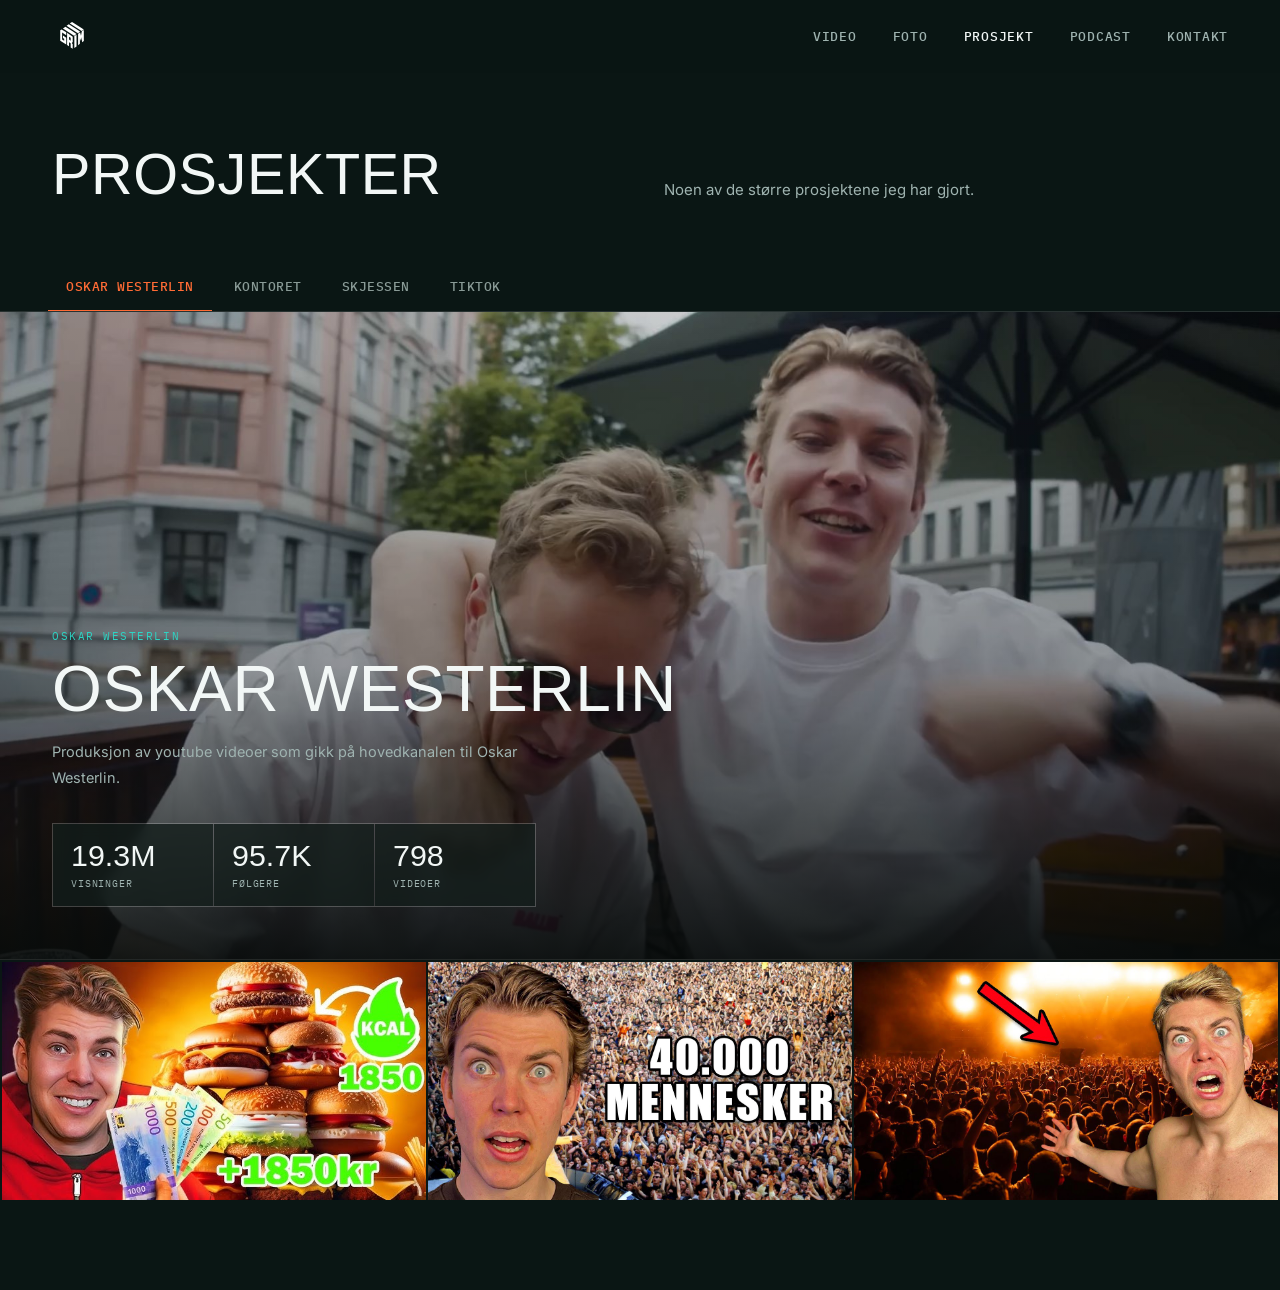
<file: prosjekt.html>
<!DOCTYPE html>
<html lang="no">
<head>
    <meta charset="UTF-8">
    <meta name="viewport" content="width=device-width, initial-scale=1.0">
    <title>Prosjekt · GRIM</title>
    <link rel="icon" type="image/svg+xml" href="/logos/favicon.svg">
    <link rel="preconnect" href="https://fonts.googleapis.com">
    <link rel="preconnect" href="https://fonts.gstatic.com" crossorigin>
    <link href="https://fonts.googleapis.com/css2?family=Fraunces:ital,opsz,wght@0,9..144,300..900;1,9..144,300..900&family=Inter:wght@300;400;500;600&family=IBM+Plex+Mono:wght@400;500&display=swap" rel="stylesheet">
    <link rel="stylesheet" href="style.css">
    <style>
        /* Ruller normalt i stedet for det faste viewport-panelet
           gallery-layout bruker på Foto — overstyres her. */
        body.page-gallery { height: auto; overflow: visible; }
        .gallery-layout { height: auto; margin-top: 0; }
        .gallery-main { overflow-y: visible; }
        .gallery-tabs {
            position: sticky;
            top: var(--nav-height);
            background: var(--bg);
            z-index: 5;
        }

        /* ─── Intro tekst øverst ─── */
        .video-intro {
            margin-top: var(--nav-height);
            padding: 72px 52px 48px;
            display: grid;
            grid-template-columns: 1fr 1fr;
            gap: 48px;
            align-items: end;
        }
        .video-intro-title {
            font-family: var(--display);
            font-size: clamp(2.2rem, 5vw, 3.6rem);
            line-height: 1.02;
            color: var(--ink);
        }
        .video-intro-text {
            font-size: 15px;
            line-height: 1.85;
            color: var(--ink-dim);
            max-width: 46ch;
        }
        @media (max-width: 860px) {
            .video-intro { grid-template-columns: 1fr; gap: 20px; padding: 48px 24px 32px; }
        }

        /* ─── Stort videogitter — 3 pr. rad, tett og fylt ─── */
        .gallery-grid {
            display: grid;
            grid-template-columns: repeat(3, 1fr);
            gap: 2px;
            position: relative;
            min-height: 200px;
        }
        @media (max-width: 1100px) {
            .gallery-grid { grid-template-columns: repeat(2, 1fr); }
        }
        @media (max-width: 640px) {
            .gallery-grid { grid-template-columns: 1fr; }
        }
        .gallery-main { padding: 2px 2px 90px; }

        .empty-state {
            display: none;
            padding: 90px 24px;
            text-align: center;
            font-family: var(--mono);
            font-size: 12.5px;
            letter-spacing: 0.05em;
            color: var(--ink-faint);
            grid-column: 1 / -1;
        }
        .empty-state.visible { display: block; }

        /* ─── Flip-card ─── */
        .card { perspective: 2400px; }
        .card-thumb {
            position: relative;
            aspect-ratio: 16 / 9;
            background: #0a0a0a;
        }
        .card-flip {
            position: absolute; inset: 0;
            transition: transform 0.9s cubic-bezier(0.22, 1, 0.36, 1);
            transform-style: preserve-3d;
            will-change: transform;
        }
        .card:hover .card-flip { transform: rotateY(180deg); }
        .card:hover .card-thumb {
            box-shadow: 0 30px 70px -10px rgba(0,0,0,0.65);
            z-index: 3;
        }

        .card-face {
            position: absolute; inset: 0;
            backface-visibility: hidden;
            -webkit-backface-visibility: hidden;
            overflow: hidden;
        }
        .card-face-front { background: #0a0a0a; }
        .card-face-front img,
        .card-face-front video {
            position: absolute; inset: 0;
            width: 100%; height: 100%;
            object-fit: cover; display: block;
            transition: transform 0.9s cubic-bezier(0.22, 1, 0.36, 1);
        }
        .card:hover .card-face-front img,
        .card:hover .card-face-front video { transform: scale(1.06); }

        .card-face-back {
            transform: rotateY(180deg);
            background: #0a0f0e;
            display: flex;
            flex-direction: column;
            justify-content: flex-end;
            padding: clamp(20px, 3vw, 34px);
        }
        .card-face-back::before {
            content: '';
            position: absolute;
            top: 0; left: 0; right: 0;
            height: 3px;
            background: var(--accent);
            z-index: 2;
        }
        .card-back-media {
            position: absolute;
            inset: -10px;
            background-size: cover;
            background-position: center;
            filter: blur(7px);
            opacity: 0.4;
        }
        .card-back-media::after {
            content: '';
            position: absolute;
            inset: 0;
            background: linear-gradient(180deg, rgba(10,15,14,0.35) 0%, rgba(10,15,14,0.92) 100%);
        }
        .card-back-content {
            position: relative;
            z-index: 1;
        }
        .card-back-category {
            font-family: var(--mono);
            font-size: 10.5px;
            letter-spacing: 0.14em;
            text-transform: uppercase;
            color: var(--accent-2);
            margin-bottom: 12px;
        }
        .card-back-title {
            font-family: var(--display);
            font-size: clamp(1.2rem, 2vw, 1.7rem);
            line-height: 1.05;
            color: var(--ink);
            margin-bottom: 12px;
        }
        .card-back-desc {
            font-size: 13px;
            line-height: 1.7;
            color: var(--ink-dim);
            max-width: 42ch;
        }

        /* ─── Modal — videoen fyller nesten hele skjermen, med en
           liten, minimal svart/hvit infolinje flytende nederst.
           Ingen faner eller neste/forrige: hver film åpner i sin
           egen spiller, og man går ut igjen for å velge en annen. */
        .modal { padding: 32px; }
        .modal-inner {
            max-width: 1400px;
            height: 88vh;
            background: #000;
            border: none;
            border-radius: 22px;
            overflow: hidden;
            padding: 0;
            box-shadow:
                0 0 0 1px rgba(245,243,238,0.08),
                0 50px 120px -24px rgba(0,0,0,0.9),
                0 0 70px -22px rgba(198,115,63,0.14);
        }
        .modal-body { display: block; height: 100%; }

        .player { position: absolute; inset: 0; }
        .modal-local-video {
            width: 100%; height: 100%;
            object-fit: contain;
            display: block;
            background: #000;
            cursor: pointer;
        }

        /* YouTube-spiller (samme flate som lokal video) — egne kontroller
           i UI-en styrer YT IFrame API i stedet for <video>-elementet.
           #yt-player selv blir byttet ut med et <iframe> av YouTube sitt
           API, derfor styres synlighet på #yt-player-wrap (stabil, byttes
           aldri ut) — se JS-kommentar om samme fallgruve som ikon-bugen. */
        #yt-player, #yt-player iframe { width: 100%; height: 100%; display: block; pointer-events: none; }

        .player-back {
            position: absolute;
            top: 22px; left: 24px;
            z-index: 25;
            display: flex; align-items: center; gap: 8px;
            background: none; border: none; padding: 0; margin: 0;
            color: rgba(255,255,255,0.5);
            font-family: var(--sans);
            font-size: 12.5px;
            font-weight: 500;
            letter-spacing: 0.01em;
            cursor: pointer;
            transition: color 0.2s;
        }
        .player-back svg { width: 15px; height: 15px; flex-shrink: 0; }
        .player-back:hover { color: var(--accent-2); }

        .player-title {
            position: absolute;
            top: 24px; right: 26px;
            z-index: 25;
            max-width: 42%;
            font-family: var(--mono);
            font-size: 10.5px;
            letter-spacing: 0.06em;
            text-transform: uppercase;
            color: rgba(255,255,255,0.38);
            text-shadow: 0 1px 6px rgba(0,0,0,0.6);
            white-space: nowrap;
            overflow: hidden;
            text-overflow: ellipsis;
        }

        .player-center-btn {
            position: absolute;
            top: 50%; left: 50%;
            transform: translate(-50%, -50%) scale(0.85);
            width: 60px; height: 60px;
            border-radius: 50%;
            background: rgba(10, 20, 18, 0.4);
            backdrop-filter: blur(10px);
            -webkit-backdrop-filter: blur(10px);
            border: 1px solid rgba(255,255,255,0.18);
            display: flex; align-items: center; justify-content: center;
            color: #fff;
            opacity: 0;
            pointer-events: none;
            transition: opacity 0.3s ease, transform 0.3s ease;
            z-index: 22;
        }
        .player.is-paused .player-center-btn {
            opacity: 1;
            transform: translate(-50%, -50%) scale(1);
            pointer-events: auto;
        }
        .player-center-btn:hover { border-color: rgba(198,115,63,0.7); }
        .player-center-btn svg { width: 22px; height: 22px; margin-left: 2px; }

        .player-controls-wrap {
            position: absolute;
            left: 0; right: 0; bottom: 0;
            z-index: 24;
            padding: 34px 24px 20px;
            background: linear-gradient(to top, rgba(4,10,9,0.55) 0%, transparent 100%);
            opacity: 0;
            transform: translateY(8px);
            transition: opacity 0.35s ease, transform 0.35s ease;
            pointer-events: none;
        }
        .player.show-controls .player-controls-wrap,
        .player.is-paused .player-controls-wrap {
            opacity: 1;
            transform: translateY(0);
            pointer-events: auto;
        }

        .player-scrubber {
            position: relative;
            height: 3px;
            border-radius: 3px;
            background: rgba(255,255,255,0.16);
            cursor: pointer;
            margin-bottom: 16px;
        }
        .player-scrubber-fill {
            position: absolute; top: 0; left: 0; height: 100%;
            width: 0%;
            background: var(--accent-2);
            border-radius: 3px;
        }
        .player-scrubber-handle {
            position: absolute; top: 50%; left: 0%;
            width: 10px; height: 10px;
            border-radius: 50%;
            background: var(--accent-2);
            box-shadow: 0 0 10px rgba(111,156,147,0.6);
            transform: translate(-50%, -50%) scale(0);
            transition: transform 0.15s ease;
        }
        .player-scrubber:hover .player-scrubber-handle { transform: translate(-50%, -50%) scale(1); }

        .player-controls-row {
            display: flex;
            align-items: center;
            gap: 14px;
        }
        .player-btn {
            background: none; border: none; padding: 0; margin: 0;
            width: 26px; height: 26px;
            display: flex; align-items: center; justify-content: center;
            color: rgba(255,255,255,0.85);
            cursor: pointer;
            transition: color 0.2s;
            flex-shrink: 0;
        }
        .player-btn:hover { color: var(--accent-2); }
        .player-btn svg { width: 17px; height: 17px; }

        .player-time {
            font-family: var(--mono);
            font-size: 10.5px;
            letter-spacing: 0.02em;
            color: rgba(255,255,255,0.55);
        }
        .player-time-sep { color: rgba(255,255,255,0.3); font-family: var(--mono); font-size: 10.5px; }
        .player-spacer { flex: 1; }

        @media (max-width: 640px) {
            .modal { padding: 0; }
            .modal-inner { height: 100vh; max-width: none; border-radius: 0; box-shadow: none; }
            .player-title { display: none; }
        }

        /* ─── Profil-hero pr. kategori ────────────────────── */
        .profile-hero {
            position: relative;
            height: 72vh;
            min-height: 460px;
            overflow: hidden;
            background: #060a09;
            border-bottom: 1px solid var(--line);
        }
        .profile-hero-media {
            position: absolute; inset: 0;
        }
        .profile-hero-media img,
        .profile-hero-media video {
            width: 100%; height: 100%;
            object-fit: cover; display: block;
        }
        .profile-hero-media-empty {
            position: absolute; inset: 0;
            display: flex; align-items: center; justify-content: center;
            background: linear-gradient(155deg, #1d1c1a 0%, #0c0c0d 60%, #161615 100%);
        }
        .profile-hero-media-empty::after {
            content: 'Bilde kommer snart';
            font-family: var(--mono);
            font-size: 11px;
            letter-spacing: 0.06em;
            color: var(--ink-faint);
        }
        .profile-hero-overlay {
            position: absolute; inset: 0;
            display: flex;
            flex-direction: column;
            justify-content: flex-end;
            padding: 52px;
            background: linear-gradient(to top, rgba(6,10,9,0.92) 0%, rgba(6,10,9,0.35) 45%, rgba(6,10,9,0.15) 100%);
        }
        .profile-hero-category {
            font-family: var(--mono);
            font-size: 11px;
            letter-spacing: 0.14em;
            text-transform: uppercase;
            color: var(--accent-2);
            margin-bottom: 14px;
        }
        .profile-hero-title {
            font-family: var(--display);
            font-size: clamp(2.2rem, 5vw, 4rem);
            line-height: 1;
            color: var(--ink);
            margin-bottom: 18px;
        }
        .profile-hero-text {
            font-size: 14.5px;
            line-height: 1.8;
            color: var(--ink-dim);
            max-width: 56ch;
            margin-bottom: 32px;
        }
        .profile-stats {
            display: grid;
            /* auto-fit + fit-content: gridet blir akkurat så bredt som antall
               stat-bokser krever — ingen tom, synlig boks når en kategori har
               færre tall enn de andre (f.eks. 3 i stedet for 4 på TikTok). */
            grid-template-columns: repeat(auto-fit, minmax(110px, 160px));
            gap: 1px;
            background: var(--line);
            border: 1px solid var(--line);
            width: fit-content;
            max-width: 100%;
        }
        .profile-stat {
            background: rgba(10,20,18,0.75);
            backdrop-filter: blur(6px);
            padding: 16px 18px;
        }
        .profile-stat-value {
            font-family: var(--display);
            font-size: clamp(1.3rem, 2.6vw, 1.9rem);
            color: var(--ink);
            line-height: 1;
            margin-bottom: 6px;
        }
        .profile-stat-label {
            font-family: var(--mono);
            font-size: 9.5px;
            letter-spacing: 0.09em;
            text-transform: uppercase;
            color: var(--ink-dim);
        }
        .profile-stats-empty {
            font-family: var(--mono);
            font-size: 11px;
            letter-spacing: 0.05em;
            color: var(--ink-faint);
        }
        @media (max-width: 760px) {
            .profile-hero { height: auto; min-height: 0; }
            .profile-hero-overlay { position: relative; padding: 36px 24px; }
            .profile-hero-media { position: relative; height: 46vh; }
            .profile-stats { grid-template-columns: repeat(2, 1fr); width: 100%; }
        }
    </style>
</head>
<body class="page-gallery">

    <!-- Intro -->
    <div class="video-intro">
        <h1 class="video-intro-title">Prosjekter</h1>
        <p class="video-intro-text">Noen av de større prosjektene jeg har gjort.</p>
    </div>

    <div class="gallery-layout">
        <nav class="gallery-tabs">
            <button class="gallery-tab active" data-filter="oskar-westerlin">Oskar Westerlin</button>
            <button class="gallery-tab" data-filter="kontoret">Kontoret</button>
            <button class="gallery-tab" data-filter="skjessen">Skjessen</button>
            <button class="gallery-tab" data-filter="tiktok">TikTok</button>
        </nav>

        <section class="profile-hero" id="profile-hero"></section>

        <main class="gallery-main">
            <div class="gallery-grid" id="grid">
                <div class="empty-state" id="empty-state">Innhold kommer snart for denne kategorien.</div>
            </div>
        </main>
    </div>

    <!-- Modal — én film av gangen, ingen videre navigasjon herfra -->
    <div class="modal" id="modal" role="dialog" aria-modal="true">
        <div class="modal-inner" id="modal-inner">
            <div class="modal-body" id="modal-body">
                <div class="player" id="player">
                    <video id="player-video" class="modal-local-video" playsinline preload="metadata"></video>
                    <div id="yt-player-wrap" class="modal-local-video" style="display:none;">
                        <div id="yt-player"></div>
                    </div>

                    <button class="player-back" id="modal-close" aria-label="Tilbake">
                        <svg viewBox="0 0 24 24" fill="none" stroke="currentColor" stroke-width="2" stroke-linecap="round" stroke-linejoin="round"><path d="M19 12H5M11 18l-6-6 6-6"/></svg>
                        Tilbake
                    </button>
                    <span class="player-title" id="modal-title"></span>

                    <button class="player-center-btn" id="player-center-btn" aria-label="Spill av">
                        <svg id="player-center-icon" viewBox="0 0 24 24" fill="currentColor"><path d="M8 5v14l11-7z"/></svg>
                    </button>

                    <div class="player-controls-wrap">
                        <div class="player-scrubber" id="player-scrubber">
                            <div class="player-scrubber-fill" id="player-scrubber-fill"></div>
                            <div class="player-scrubber-handle" id="player-scrubber-handle"></div>
                        </div>
                        <div class="player-controls-row">
                            <button class="player-btn" id="player-play" aria-label="Spill av / pause">
                                <svg id="player-play-icon" viewBox="0 0 24 24" fill="currentColor"><path d="M8 5v14l11-7z"/></svg>
                            </button>
                            <span class="player-time" id="player-time-elapsed">0:00</span>
                            <span class="player-time-sep">/</span>
                            <span class="player-time" id="player-time-duration">0:00</span>
                            <span class="player-spacer"></span>
                            <button class="player-btn" id="player-mute" aria-label="Demp / slå på lyd">
                                <svg id="player-mute-icon" viewBox="0 0 24 24" fill="none" stroke="currentColor" stroke-width="2" stroke-linecap="round" stroke-linejoin="round"><path d="M11 5 6 9H2v6h4l5 4V5z"/><path d="M15.5 8.5a5 5 0 0 1 0 7"/><path d="M18.5 6a9 9 0 0 1 0 12"/></svg>
                            </button>
                        </div>
                    </div>
                </div>
            </div>
        </div>
    </div>

    <script src="nav.js"></script>
    <script>
    const BASE  = 'Videoer/';
    const TBASE = 'Videoer/Thumbnails_Nettside/';

    // services: hvilke av Idé / Manus / Klipp / Regi / Foto som er utført
    // orientation: 'landscape' (16:9) or 'portrait' (9:16)
    // thumb: eget bilde pr. video, hentet direkte fra filmen (frame grab) —
    // ligger i Videoer/Thumbnails_Nettside/Frames/.
        const projects = [
        // ─── TikTok
        { title: 'AI Football: 13M visninger', category: 'tiktok', orientation: 'portrait', file: 'Prosjekter/Tiktok/7329224437482442017.mp4', thumb: 'Frames/ai-football-01.jpg',
          desc: 'Del av AI Football-serien som til sammen har passert 30 millioner visninger på TikTok.', services: ['idé', 'klipp'] },
        { title: 'AI Football: 11M visninger', category: 'tiktok', orientation: 'portrait', file: 'Prosjekter/Tiktok/7321811614741564704.mp4', thumb: 'Frames/ai-football-02.jpg',
          desc: 'Del av AI Football-serien som til sammen har passert 30 millioner visninger på TikTok.', services: ['idé', 'klipp'] },
        { title: 'AI Football: 9.3M visninger', category: 'tiktok', orientation: 'portrait', file: 'Prosjekter/Tiktok/7324000019554602273.mp4', thumb: 'Frames/ai-football-03.jpg',
          desc: 'Del av AI Football-serien som til sammen har passert 30 millioner visninger på TikTok.', services: ['idé', 'klipp'] },

        // ─── Kontoret
        { title: '100 shots, 100 minutter med Erik Follestad', category: 'kontoret', orientation: 'landscape',
          file: 'Prosjekter/Kontoret/100 shots 100 minutter med Erik Follestad - KONTORET - Kontoret (1080p, h264).mp4', thumb: 'Thumbnail_Prosjekter/Erik Follestad.jpg', youtubeId: 'g49rccHQHk8',
          desc: 'Erik Follestad gjester «Kontoret».', services: ['klipp'] },
        { title: 'Morten Ramm mobber Snorre: TikTok, lønn og humor i Norge', category: 'kontoret', orientation: 'landscape',
          file: 'Prosjekter/Kontoret/Morten Ramm mobber Snorre og snakker om TikTok, lønn og humor i Norge - KONTORET - Kontoret (1080p, h264).mp4', thumb: 'Thumbnail_Prosjekter/Morten Ramm.jpg', youtubeId: 'XLxn-aiyr5U',
          desc: 'Morten Ramm gjester «Kontoret».', services: ['klipp'] },
        { title: 'Petter Stordalen om TikTok, privatfly og milliardærtips', category: 'kontoret', orientation: 'landscape',
          file: 'Prosjekter/Kontoret/Petter Stordalen om TikTok, privatfly, arvinger og milliardærtips - Kontoret (1080p, h264).mp4', thumb: 'Thumbnail_Prosjekter/maxresdefault (1).jpg', youtubeId: 'ScH9PWiepe4',
          desc: 'Petter Stordalen gjester «Kontoret».', services: ['klipp'] },

        // ─── Oskar Westerlin
        { title: 'Får 1 krone per kalori!', category: 'oskar-westerlin', orientation: 'landscape',
          file: 'Prosjekter/Oskar Westerlin/Får 1 Krone Per Kalori! - Oskar Westerlin (1080p, h264).mp4', thumb: 'Thumbnail_Prosjekter/Kalori+penger.jpg', youtubeId: 'B8DvMI6ZFoY',
          desc: 'En kalori-challenge med Oskar Westerlin.', services: ['klipp'] },
        { title: 'Opptrer på Norges største konsert', category: 'oskar-westerlin', orientation: 'landscape',
          file: 'Prosjekter/Oskar Westerlin/OPPTRER PÅ NORGES STØRSTE KONSERT - Oskar Westerlin (1080p, h264).mp4', thumb: 'Thumbnail_Prosjekter/VG LISTA.jpg', youtubeId: 'xUYQTFVqYM4',
          desc: 'Oskar Westerlin backstage på Norges største konsert.', services: ['klipp'] },
        { title: 'Kaster skjorta foran 15 000 mennesker', category: 'oskar-westerlin', orientation: 'landscape',
          file: 'Prosjekter/Oskar Westerlin/Kaster skjorta foran 15.000 mennesker - Oskar Westerlin (1080p, h264).mp4', thumb: 'Thumbnail_Prosjekter/Kaster skjorta.jpg', youtubeId: 'dRVDdMjIyvo',
          desc: 'Oskar Westerlin kaster skjorta foran 15 000 mennesker.', services: ['klipp'] },

        // ─── Skjessen
        { title: 'Gigantisk kebab hos Döner Bros', category: 'skjessen', orientation: 'landscape',
          file: 'Prosjekter/Skjessen/Gigantisk kebab - Döner Bros - Skjessen (1080p, h264).mp4', thumb: 'Thumbnail_Prosjekter/Doner bros.jpg', youtubeId: 'xVzVjGeJNHQ',
          desc: 'Skjessen rater Döner Bros.', services: ['klipp'] },
        { title: 'Den beste kebaben i Norge? Barish Jessheim', category: 'skjessen', orientation: 'landscape',
          file: 'Prosjekter/Skjessen/Den beste kebaben i Norge - Barish Jessheim - Skjessen (1080p, h264).mp4', thumb: 'Thumbnail_Prosjekter/Barish Jessheim.jpg', youtubeId: 'u0x1IaOblGA',
          desc: 'Skjessen rater Barish Jessheim.', services: ['klipp'] },
        { title: 'David er med å rater: Mike\'s Corner', category: 'skjessen', orientation: 'landscape',
          file: 'Prosjekter/Skjessen/David er med å rater - Mike`s Corner - Skjessen (1080p, h264).mp4', thumb: 'Thumbnail_Prosjekter/Mikes Corner.jpg', youtubeId: 'boY9AuEpimM',
          desc: 'Skjessen rater Mike\'s Corner.', services: ['klipp'] },
    ];

    const categoryLabels = {
        'oskar-westerlin': 'Oskar Westerlin', kontoret: 'Kontoret', skjessen: 'Skjessen', tiktok: 'TikTok'
    };

    const ALL_SERVICES = [
        { key: 'idé',   label: 'Idé' },
        { key: 'manus', label: 'Manus' },
        { key: 'klipp', label: 'Klipp' },
        { key: 'regi',  label: 'Regi' },
        { key: 'foto',  label: 'Foto' },
    ];

    // ─── Profil pr. kategori — stor thumbnail + tekst + statistikk ─
    // Tall hentet manuelt fra YouTube/TikTok (11.08.2026) — se merknad per
    // kategori. Oppdater datoen under når tallene friskes opp neste gang.
    // Samme rekkefølge/stil overalt: Visninger – Følgere – Likes – Videoer.
    // YouTube-only-profilene mangler et offentlig totalt likes-tall for hele
    // kanalen (YouTube viser ikke dette noe sted), så det feltet er utelatt
    // der i stedet for å gjette.
    const categoryProfiles = {
        'oskar-westerlin': {
            title: 'Oskar Westerlin',
            text: 'Produksjon av youtube videoer som gikk på hovedkanalen til Oskar Westerlin.',
            media: { type: 'image', src: TBASE + 'Oskar Westerlin.jpg' },
            // Kun YouTube, på forespørsel.
            stats: [
                { value: 19317993, suffix: '', label: 'Visninger' },
                { value: 95700,    suffix: '', label: 'Følgere' },
                { value: 798,      suffix: '', label: 'Videoer' },
            ],
        },
        kontoret: {
            title: 'Kontoret',
            text: 'Jeg var med på oppstarten av podcasten og hadde produsent + klipp ansvar for 35+ episoder.',
            media: { type: 'image', src: TBASE + 'Kontoret.jpg' },
            // Kun YouTube.
            stats: [
                { value: 8242310, suffix: '', label: 'Visninger' },
                { value: 69100,   suffix: '', label: 'Følgere' },
                { value: 146,     suffix: '', label: 'Videoer' },
                // TikTok: tiktok.com/@kontoretpodcast — følgertallet fikk
                // jeg ikke hentet ut (TikTok blokkerte gjentatte forsøk).
            ],
        },
        skjessen: {
            title: 'Skjessen',
            text: 'I hovedsak en snapchat serie hvor Oskar ratet restauranter rundt om i Oslo. Hadde ansvar for video + klipp 1-3 sesong av Skjessen, og var med på oppstarten av hele serien.',
            media: { type: 'image', src: TBASE + 'Skjessen.jpg' },
            // YouTube-tallene (Visninger/Følgere/Videoer) + Snapchat-følgere
            // lagt til som egen stat 27.08.2026, oppgitt manuelt av Bjørnar.
            stats: [
                { value: 3582948, suffix: '', label: 'Visninger' },
                { value: 16000,   suffix: '', label: 'Følgere YouTube' },
                { value: 147000,  suffix: '', label: 'Følgere Snapchat' },
                { value: 137,     suffix: '', label: 'Videoer' },
            ],
        },
        tiktok: {
            title: 'AI Football',
            text: 'Et TikTok-konsept der AI gjenskaper fotballstjerner i Lego-estetikk. «Guess the player» engasjerte millioner av fotballfans globalt, helt uten betalt distribusjon.',
            media: { type: 'image', src: TBASE + 'Thumbnail_Prosjekter/Tiktok_Lego.jpg' },
            stats: [
                { value: 180000000, suffix: '+', label: 'Visninger' },
                { value: 159200,    suffix: '',  label: 'Følgere' },
                { value: 6700000,   suffix: '',  label: 'Likes' },
                { value: 420,       suffix: '+', label: 'Videoer' },
            ],
        },
    };

    projects.forEach(p => { p.src = encodeURI(BASE + p.file); });

    const grid          = document.getElementById('grid');
    const emptyState    = document.getElementById('empty-state');
    const sidebar       = document.querySelector('.gallery-tabs');
    const profileHero   = document.getElementById('profile-hero');
    const modal         = document.getElementById('modal');
    const modalTitle    = document.getElementById('modal-title');

    // ─── Render prosjektkort (flip-kort) ──────────────────
    projects.forEach(p => {
        const card = document.createElement('div');
        card.className = 'card';
        card.dataset.category = p.category;

        const thumbUrl = p.thumb ? encodeURI(TBASE + p.thumb) : null;
        const frontMedia = thumbUrl
            ? `<img src="${thumbUrl}" alt="${p.title}">`
            : `<video src="${p.src}" muted playsinline preload="metadata"></video>`;
        const backMedia = thumbUrl
            ? `<div class="card-back-media" style="background-image:url('${thumbUrl}')"></div>`
            : '';

        card.innerHTML = `
            <div class="card-thumb">
                <div class="card-flip">
                    <div class="card-face card-face-front">
                        ${frontMedia}
                    </div>
                    <div class="card-face card-face-back">
                        ${backMedia}
                        <div class="card-back-content">
                            <span class="card-back-category">${categoryLabels[p.category]}</span>
                            <h3 class="card-back-title">${p.title}</h3>
                            <p class="card-back-desc">${p.desc}</p>
                        </div>
                    </div>
                </div>
            </div>
        `;
        card.addEventListener('click', () => openModal(p));
        grid.appendChild(card);
    });

    // ─── Filter ────────────────────────────────────────────
    function applyFilter(filter) {
        let visibleCount = 0;
        grid.querySelectorAll('.card').forEach(card => {
            const show = card.dataset.category === filter;
            card.classList.toggle('hidden', !show);
            if (show) visibleCount++;
        });
        emptyState.classList.toggle('visible', visibleCount === 0);
        sidebar.querySelectorAll('.gallery-tab').forEach(btn => {
            btn.classList.toggle('active', btn.dataset.filter === filter);
        });
        renderHero(filter);
    }

    // ─── Profil-hero: stor thumbnail + tekst + tellende statistikk ─
    function renderHero(filter) {
        const p = categoryProfiles[filter];
        if (!p) { profileHero.innerHTML = ''; return; }

        const mediaHTML = p.media
            ? (p.media.type === 'video'
                ? `<video src="${encodeURI(p.media.src)}" autoplay muted loop playsinline></video>`
                : `<img src="${encodeURI(p.media.src)}" alt="${p.title}">`)
            : `<div class="profile-hero-media-empty"></div>`;

        const statsHTML = p.stats
            ? p.stats.map((s, i) => `
                <div class="profile-stat">
                    <div class="profile-stat-value" data-value="${s.value}" data-suffix="${s.suffix}">0</div>
                    <div class="profile-stat-label">${s.label}</div>
                </div>`).join('')
            : `<p class="profile-stats-empty">Statistikk kommer snart.</p>`;

        profileHero.innerHTML = `
            <div class="profile-hero-media">${mediaHTML}</div>
            <div class="profile-hero-overlay">
                <span class="profile-hero-category">${categoryLabels[filter]}</span>
                <h2 class="profile-hero-title">${p.title}</h2>
                <p class="profile-hero-text">${p.text}</p>
                <div class="profile-stats">${statsHTML}</div>
            </div>
        `;

        profileHero.querySelectorAll('.profile-stat-value').forEach(el => {
            animateCount(el, +el.dataset.value, el.dataset.suffix);
        });
    }

    function formatStatNumber(n) {
        if (n >= 1000000) {
            const v = n / 1000000;
            return (Number.isInteger(v) ? v : v.toFixed(1)) + 'M';
        }
        if (n >= 1000) {
            const v = n / 1000;
            return (Number.isInteger(v) ? v : v.toFixed(1)) + 'K';
        }
        return Math.round(n).toString();
    }

    function animateCount(el, target, suffix) {
        const duration = 1500;
        const start = performance.now();
        function tick(now) {
            const progress = Math.min((now - start) / duration, 1);
            const eased = 1 - Math.pow(1 - progress, 3);
            el.textContent = formatStatNumber(target * eased) + (progress >= 1 ? suffix : '');
            if (progress < 1) requestAnimationFrame(tick);
        }
        requestAnimationFrame(tick);
    }

    sidebar.addEventListener('click', e => {
        const btn = e.target.closest('.gallery-tab');
        if (btn) applyFilter(btn.dataset.filter);
    });

    // ─── Spilleren — egne minimalistiske kontroller, ingen native ──
    const PLAY_ICON  = '<path d="M8 5v14l11-7z"/>';
    const PAUSE_ICON = '<path d="M7 5h4v14H7zM13 5h4v14h-4z"/>';
    const MUTE_ICON_ON  = '<path d="M11 5 6 9H2v6h4l5 4V5z"/><path d="M15.5 8.5a5 5 0 0 1 0 7"/><path d="M18.5 6a9 9 0 0 1 0 12"/>';
    const MUTE_ICON_OFF = '<path d="M11 5 6 9H2v6h4l5 4V5z"/><path d="M16 9l5 6M21 9l-5 6"/>';

    const player          = document.getElementById('player');
    const videoEl         = document.getElementById('player-video');
    const playBtn         = document.getElementById('player-play');
    const playIcon        = document.getElementById('player-play-icon');
    const centerBtn       = document.getElementById('player-center-btn');
    const centerIcon      = document.getElementById('player-center-icon');
    const muteBtn         = document.getElementById('player-mute');
    const muteIcon        = document.getElementById('player-mute-icon');
    const scrubber        = document.getElementById('player-scrubber');
    const scrubberFill    = document.getElementById('player-scrubber-fill');
    const scrubberHandle  = document.getElementById('player-scrubber-handle');
    const timeElapsedEl   = document.getElementById('player-time-elapsed');
    const timeDurationEl  = document.getElementById('player-time-duration');

    let hideTimer = null;

    function formatTime(s) {
        if (!isFinite(s) || s < 0) return '0:00';
        const m = Math.floor(s / 60);
        const sec = Math.floor(s % 60).toString().padStart(2, '0');
        return `${m}:${sec}`;
    }

    function showControls() {
        player.classList.add('show-controls');
        clearTimeout(hideTimer);
        hideTimer = setTimeout(() => {
            if (!isPaused()) player.classList.remove('show-controls');
        }, 2600);
    }

    player.addEventListener('mousemove', showControls);
    player.addEventListener('mouseleave', () => {
        if (!isPaused()) player.classList.remove('show-controls');
    });

    // ─── Dobbel spillerkilde: lokal <video> eller YouTube (samme UI) ──
    // currentMode: 'native' (fil fra Videoer/) eller 'youtube' (YT IFrame API)
    let currentMode  = 'native';
    let ytPlayer     = null;
    let ytApiReady   = false;
    let pendingYtId  = null;
    let ytProgressTimer = null;
    const ytWrap = document.getElementById('yt-player-wrap');

    const ytTag = document.createElement('script');
    ytTag.src = 'https://www.youtube.com/iframe_api';
    document.head.appendChild(ytTag);
    window.onYouTubeIframeAPIReady = () => {
        ytApiReady = true;
        if (pendingYtId) { const id = pendingYtId; pendingYtId = null; startYoutube(id); }
    };

    function isPaused() {
        return currentMode === 'youtube'
            ? !ytPlayer || ytPlayer.getPlayerState() !== 1
            : videoEl.paused;
    }

    function startYoutube(videoId) {
        if (ytPlayer && typeof ytPlayer.loadVideoById === 'function') {
            ytPlayer.loadVideoById(videoId);
            return;
        }
        ytPlayer = new YT.Player('yt-player', {
            width: '100%', height: '100%', videoId: videoId,
            playerVars: { autoplay: 1, controls: 0, modestbranding: 1, rel: 0, playsinline: 1, fs: 0, disablekb: 1, iv_load_policy: 3 },
            events: {
                onReady: e => { e.target.unMute(); e.target.playVideo(); },
                onStateChange: onYtStateChange,
            },
        });
    }

    function onYtStateChange(e) {
        if (e.data === 1) { // playing
            player.classList.remove('is-paused');
            playIcon.innerHTML = PAUSE_ICON;
            centerIcon.innerHTML = PAUSE_ICON;
            showControls();
            timeDurationEl.textContent = formatTime(ytPlayer.getDuration());
            clearInterval(ytProgressTimer);
            ytProgressTimer = setInterval(updateYtProgress, 250);
        } else {
            player.classList.add('is-paused');
            playIcon.innerHTML = PLAY_ICON;
            centerIcon.innerHTML = PLAY_ICON;
            clearTimeout(hideTimer);
            clearInterval(ytProgressTimer);
        }
    }

    function updateYtProgress() {
        if (!ytPlayer || typeof ytPlayer.getCurrentTime !== 'function') return;
        const cur = ytPlayer.getCurrentTime(), dur = ytPlayer.getDuration();
        const pct = (cur / dur) * 100 || 0;
        scrubberFill.style.width = pct + '%';
        scrubberHandle.style.left = pct + '%';
        timeElapsedEl.textContent = formatTime(cur);
    }

    function togglePlay() {
        if (currentMode === 'youtube') {
            if (!ytPlayer) return;
            if (ytPlayer.getPlayerState() === 1) ytPlayer.pauseVideo(); else ytPlayer.playVideo();
        } else {
            if (videoEl.paused) videoEl.play(); else videoEl.pause();
        }
    }
    ytWrap.addEventListener('click', togglePlay);
    videoEl.addEventListener('click', togglePlay);
    playBtn.addEventListener('click', togglePlay);
    centerBtn.addEventListener('click', togglePlay);

    videoEl.addEventListener('play', () => {
        if (currentMode !== 'native') return;
        player.classList.remove('is-paused');
        playIcon.innerHTML = PAUSE_ICON;
        centerIcon.innerHTML = PAUSE_ICON;
        showControls();
    });
    videoEl.addEventListener('pause', () => {
        if (currentMode !== 'native') return;
        player.classList.add('is-paused');
        playIcon.innerHTML = PLAY_ICON;
        centerIcon.innerHTML = PLAY_ICON;
        clearTimeout(hideTimer);
    });

    videoEl.addEventListener('timeupdate', () => {
        if (currentMode !== 'native') return;
        const pct = (videoEl.currentTime / videoEl.duration) * 100 || 0;
        scrubberFill.style.width = pct + '%';
        scrubberHandle.style.left = pct + '%';
        timeElapsedEl.textContent = formatTime(videoEl.currentTime);
    });
    videoEl.addEventListener('loadedmetadata', () => {
        if (currentMode !== 'native') return;
        timeDurationEl.textContent = formatTime(videoEl.duration);
    });

    function seek(e) {
        const rect = scrubber.getBoundingClientRect();
        const pct = Math.min(1, Math.max(0, (e.clientX - rect.left) / rect.width));
        if (currentMode === 'youtube') {
            if (ytPlayer && typeof ytPlayer.getDuration === 'function') ytPlayer.seekTo(pct * ytPlayer.getDuration(), true);
        } else if (isFinite(videoEl.duration)) {
            videoEl.currentTime = pct * videoEl.duration;
        }
    }
    scrubber.addEventListener('click', seek);

    muteBtn.addEventListener('click', () => {
        if (currentMode === 'youtube') {
            if (!ytPlayer) return;
            if (ytPlayer.isMuted()) ytPlayer.unMute(); else ytPlayer.mute();
            muteIcon.innerHTML = ytPlayer.isMuted() ? MUTE_ICON_OFF : MUTE_ICON_ON;
        } else {
            videoEl.muted = !videoEl.muted;
            muteIcon.innerHTML = videoEl.muted ? MUTE_ICON_OFF : MUTE_ICON_ON;
        }
    });

    function openModal(p) {
        stopMedia();

        modalTitle.textContent = p.title;
        muteIcon.innerHTML = MUTE_ICON_ON;
        scrubberFill.style.width = '0%';
        scrubberHandle.style.left = '0%';
        timeElapsedEl.textContent = '0:00';
        timeDurationEl.textContent = '0:00';

        if (p.youtubeId) {
            currentMode = 'youtube';
            videoEl.style.display = 'none';
            ytWrap.style.display = 'block';
            if (ytApiReady) startYoutube(p.youtubeId); else pendingYtId = p.youtubeId;
        } else {
            currentMode = 'native';
            ytWrap.style.display = 'none';
            videoEl.style.display = 'block';
            videoEl.src = p.src;
            videoEl.muted = false;
            videoEl.play();
        }

        modal.classList.add('open');
        document.body.style.overflow = 'hidden';
    }

    function stopMedia() {
        if (ytPlayer && typeof ytPlayer.stopVideo === 'function') ytPlayer.stopVideo();
        clearInterval(ytProgressTimer);
        videoEl.pause();
        videoEl.removeAttribute('src');
        videoEl.load();
    }

    function closeModal() {
        stopMedia();
        modal.classList.remove('open');
        document.body.style.overflow = '';
    }

    document.getElementById('modal-close').addEventListener('click', closeModal);
    modal.addEventListener('click', e => { if (e.target === modal) closeModal(); });

    document.addEventListener('keydown', e => {
        if (!modal.classList.contains('open')) return;
        if (e.key === 'Escape') closeModal();
    });

    const hash = window.location.hash.slice(1);
    applyFilter((hash && categoryLabels[hash]) ? hash : 'oskar-westerlin');
    </script>
</body>
</html>
</file>
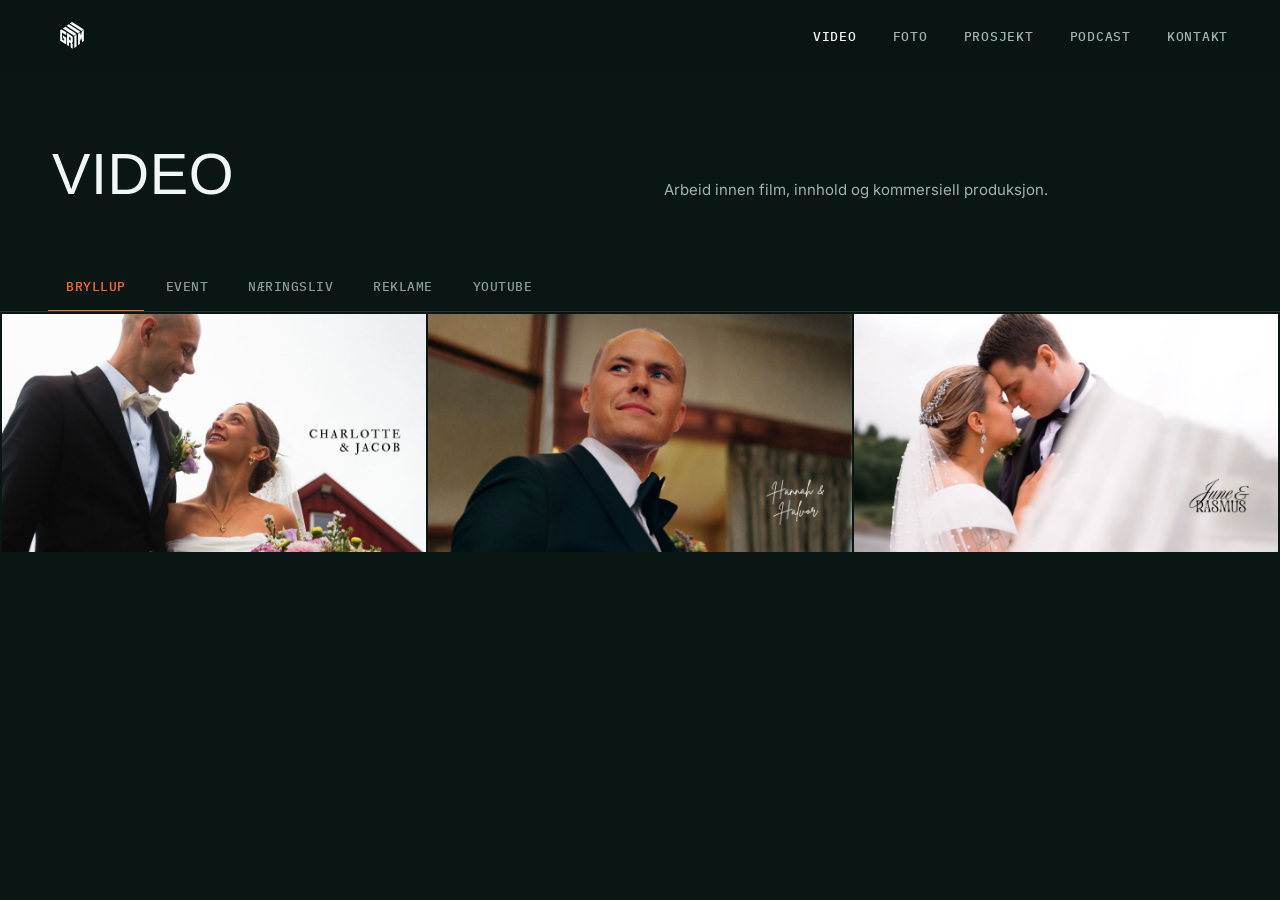
<file: video.html>
<!DOCTYPE html>
<html lang="no">
<head>
    <meta charset="UTF-8">
    <meta name="viewport" content="width=device-width, initial-scale=1.0">
    <title>Video · GRIM</title>
    <link rel="icon" type="image/svg+xml" href="/logos/favicon.svg">
    <link rel="preconnect" href="https://fonts.googleapis.com">
    <link rel="preconnect" href="https://fonts.gstatic.com" crossorigin>
    <link href="https://fonts.googleapis.com/css2?family=Fraunces:ital,opsz,wght@0,9..144,300..900;1,9..144,300..900&family=Inter:wght@300;400;500;600&family=IBM+Plex+Mono:wght@400;500&display=swap" rel="stylesheet">
    <link rel="stylesheet" href="style.css">
    <style>
        /* Denne siden ruller normalt (som vjus.no) i stedet for det faste
           viewport-panelet gallery-layout bruker på Foto — overstyres her. */
        body.page-gallery { height: auto; overflow: visible; }
        .gallery-layout { height: auto; margin-top: 0; }
        .gallery-main { overflow-y: visible; }
        .gallery-tabs {
            position: sticky;
            top: var(--nav-height);
            background: var(--bg);
            z-index: 5;
        }

        /* ─── Intro tekst øverst ─── */
        .video-intro {
            margin-top: var(--nav-height);
            padding: 72px 52px 48px;
            display: grid;
            grid-template-columns: 1fr 1fr;
            gap: 48px;
            align-items: end;
        }
        .video-intro-title {
            font-family: var(--display);
            font-size: clamp(2.2rem, 5vw, 3.6rem);
            line-height: 1.02;
            color: var(--ink);
        }
        .video-intro-text {
            font-size: 15px;
            line-height: 1.85;
            color: var(--ink-dim);
            max-width: 46ch;
        }
        @media (max-width: 860px) {
            .video-intro { grid-template-columns: 1fr; gap: 20px; padding: 48px 24px 32px; }
        }

        /* ─── Stort videogitter — 3 pr. rad, tett og fylt ─── */
        .gallery-grid {
            display: grid;
            grid-template-columns: repeat(3, 1fr);
            gap: 2px;
        }
        @media (max-width: 1100px) {
            .gallery-grid { grid-template-columns: repeat(2, 1fr); }
        }
        @media (max-width: 640px) {
            .gallery-grid { grid-template-columns: 1fr; }
        }
        .gallery-main { padding: 2px 2px 90px; }

        /* ─── Kort — samme stil som "Utvalgt" på forsiden: statisk
           thumbnail, ingen vending. Kategori/tittel/beskrivelse
           toner inn som en gradient-overlay ved hover. ─── */
        .card-thumb {
            position: relative;
            aspect-ratio: 16 / 9;
            background: var(--bg-elevated);
            overflow: hidden;
        }
        .card-thumb img,
        .card-thumb video {
            width: 100%; height: 100%;
            object-fit: cover; display: block;
            transition: transform 0.5s ease;
            background: var(--bg-elevated);
        }
        .card:hover .card-thumb img,
        .card:hover .card-thumb video { transform: scale(1.04); }

        .card-hover-overlay {
            position: absolute;
            inset: 0;
            display: flex;
            flex-direction: column;
            justify-content: flex-end;
            padding: clamp(18px, 2.6vw, 30px);
            background: linear-gradient(to top, rgba(0,0,0,0.86) 0%, rgba(0,0,0,0.35) 55%, transparent 85%);
            opacity: 0;
            transition: opacity 0.3s ease;
        }
        .card:hover .card-hover-overlay { opacity: 1; }

        .card-back-category {
            font-family: var(--mono);
            font-size: 10.5px;
            letter-spacing: 0.14em;
            text-transform: uppercase;
            color: var(--accent-2);
            margin-bottom: 10px;
        }
        .card-back-title {
            font-family: var(--display);
            font-size: clamp(1.1rem, 1.8vw, 1.5rem);
            line-height: 1.05;
            color: #fff;
            margin-bottom: 8px;
        }
        .card-back-desc {
            font-size: 12.5px;
            line-height: 1.65;
            color: var(--ink-dim);
            max-width: 42ch;
        }

        /* ─── Modal / spiller — minimalistisk, "nær-fremtid" preg:
           mørk glassflate, tynn teal glødering rundt spilleren,
           egne (ikke native) kontroller som toner ut når man ikke
           rører musepekeren. Kun tilbake, tittel, av/på, tidslinje,
           lyd. Ingen faner, ingen service-merker. */
        .modal { padding: 32px; }
        .modal-inner {
            max-width: 1400px;
            height: 88vh;
            background: #000;
            border: none;
            border-radius: 22px;
            overflow: hidden;
            padding: 0;
            box-shadow:
                0 0 0 1px rgba(245,243,238,0.08),
                0 50px 120px -24px rgba(0,0,0,0.9),
                0 0 70px -22px rgba(198,115,63,0.14);
        }
        .modal-body { display: block; height: 100%; }

        .player { position: absolute; inset: 0; }
        .modal-local-video {
            width: 100%; height: 100%;
            object-fit: contain;
            display: block;
            background: #000;
            cursor: pointer;
        }

        /* YouTube-spiller (samme flate som lokal video) — egne kontroller
           i UI-en styrer YT IFrame API i stedet for <video>-elementet.
           #yt-player selv blir byttet ut med et <iframe> av YouTube sitt
           API, derfor styres synlighet på #yt-player-wrap (stabil, byttes
           aldri ut) — se JS-kommentar om samme fallgruve som ikon-bugen. */
        #yt-player, #yt-player iframe { width: 100%; height: 100%; display: block; pointer-events: none; }

        /* Tilbake + tittel — alltid synlig, svevende, ingen boks */
        .player-back {
            position: absolute;
            top: 22px; left: 24px;
            z-index: 25;
            display: flex; align-items: center; gap: 8px;
            background: none; border: none; padding: 0; margin: 0;
            color: rgba(255,255,255,0.5);
            font-family: var(--sans);
            font-size: 12.5px;
            font-weight: 500;
            letter-spacing: 0.01em;
            cursor: pointer;
            transition: color 0.2s;
        }
        .player-back svg { width: 15px; height: 15px; flex-shrink: 0; }
        .player-back:hover { color: var(--accent-2); }

        .player-title {
            position: absolute;
            top: 24px; right: 26px;
            z-index: 25;
            max-width: 42%;
            font-family: var(--mono);
            font-size: 10.5px;
            letter-spacing: 0.06em;
            text-transform: uppercase;
            color: rgba(255,255,255,0.38);
            text-shadow: 0 1px 6px rgba(0,0,0,0.6);
            white-space: nowrap;
            overflow: hidden;
            text-overflow: ellipsis;
        }

        /* Sentrert av/på-ikon — vises kun i pause, glass-look */
        .player-center-btn {
            position: absolute;
            top: 50%; left: 50%;
            transform: translate(-50%, -50%) scale(0.85);
            width: 60px; height: 60px;
            border-radius: 50%;
            background: rgba(10, 20, 18, 0.4);
            backdrop-filter: blur(10px);
            -webkit-backdrop-filter: blur(10px);
            border: 1px solid rgba(255,255,255,0.18);
            display: flex; align-items: center; justify-content: center;
            color: #fff;
            opacity: 0;
            pointer-events: none;
            transition: opacity 0.3s ease, transform 0.3s ease;
            z-index: 22;
        }
        .player.is-paused .player-center-btn {
            opacity: 1;
            transform: translate(-50%, -50%) scale(1);
            pointer-events: auto;
        }
        .player-center-btn:hover { border-color: rgba(198,115,63,0.7); }
        .player-center-btn svg { width: 22px; height: 22px; margin-left: 2px; }

        /* Bunnrad — tidslinje + av/på + tid + lyd. Toner ut i ro. */
        .player-controls-wrap {
            position: absolute;
            left: 0; right: 0; bottom: 0;
            z-index: 24;
            padding: 34px 24px 20px;
            background: linear-gradient(to top, rgba(4,10,9,0.55) 0%, transparent 100%);
            opacity: 0;
            transform: translateY(8px);
            transition: opacity 0.35s ease, transform 0.35s ease;
            pointer-events: none;
        }
        .player.show-controls .player-controls-wrap,
        .player.is-paused .player-controls-wrap {
            opacity: 1;
            transform: translateY(0);
            pointer-events: auto;
        }

        .player-scrubber {
            position: relative;
            height: 3px;
            border-radius: 3px;
            background: rgba(255,255,255,0.16);
            cursor: pointer;
            margin-bottom: 16px;
        }
        .player-scrubber-fill {
            position: absolute; top: 0; left: 0; height: 100%;
            width: 0%;
            background: var(--accent-2);
            border-radius: 3px;
        }
        .player-scrubber-handle {
            position: absolute; top: 50%; left: 0%;
            width: 10px; height: 10px;
            border-radius: 50%;
            background: var(--accent-2);
            box-shadow: 0 0 10px rgba(111,156,147,0.6);
            transform: translate(-50%, -50%) scale(0);
            transition: transform 0.15s ease;
        }
        .player-scrubber:hover .player-scrubber-handle { transform: translate(-50%, -50%) scale(1); }

        .player-controls-row {
            display: flex;
            align-items: center;
            gap: 14px;
        }
        .player-btn {
            background: none; border: none; padding: 0; margin: 0;
            width: 26px; height: 26px;
            display: flex; align-items: center; justify-content: center;
            color: rgba(255,255,255,0.85);
            cursor: pointer;
            transition: color 0.2s;
            flex-shrink: 0;
        }
        .player-btn:hover { color: var(--accent-2); }
        .player-btn svg { width: 17px; height: 17px; }

        .player-time {
            font-family: var(--mono);
            font-size: 10.5px;
            letter-spacing: 0.02em;
            color: rgba(255,255,255,0.55);
        }
        .player-time-sep { color: rgba(255,255,255,0.3); font-family: var(--mono); font-size: 10.5px; }
        .player-spacer { flex: 1; }

        @media (max-width: 640px) {
            .modal { padding: 0; }
            .modal-inner { height: 100vh; max-width: none; border-radius: 0; box-shadow: none; }
            .player-title { display: none; }
        }

    </style>
</head>
<body class="page-gallery">

    <!-- Intro -->
    <div class="video-intro">
        <h1 class="video-intro-title">Video</h1>
        <p class="video-intro-text">Arbeid innen film, innhold og kommersiell produksjon.</p>
    </div>

    <div class="gallery-layout">
        <nav class="gallery-tabs">
            <button class="gallery-tab active" data-filter="bryllup">Bryllup</button>
            <button class="gallery-tab" data-filter="event">Event</button>
            <button class="gallery-tab" data-filter="næringsliv">Næringsliv</button>
            <button class="gallery-tab" data-filter="reklame">Reklame</button>
            <button class="gallery-tab" data-filter="youtube">YouTube</button>
        </nav>

        <main class="gallery-main">
            <div class="gallery-grid" id="grid"></div>
        </main>
    </div>

    <!-- Modal — én film av gangen, ingen videre navigasjon herfra -->
    <div class="modal" id="modal" role="dialog" aria-modal="true">
        <div class="modal-inner" id="modal-inner">
            <div class="modal-body" id="modal-body">
                <div class="player" id="player">
                    <video id="player-video" class="modal-local-video" playsinline preload="metadata"></video>
                    <div id="yt-player-wrap" class="modal-local-video" style="display:none;">
                        <div id="yt-player"></div>
                    </div>

                    <button class="player-back" id="modal-close" aria-label="Tilbake">
                        <svg viewBox="0 0 24 24" fill="none" stroke="currentColor" stroke-width="2" stroke-linecap="round" stroke-linejoin="round"><path d="M19 12H5M11 18l-6-6 6-6"/></svg>
                        Tilbake
                    </button>
                    <span class="player-title" id="modal-title"></span>

                    <button class="player-center-btn" id="player-center-btn" aria-label="Spill av">
                        <svg id="player-center-icon" viewBox="0 0 24 24" fill="currentColor"><path d="M8 5v14l11-7z"/></svg>
                    </button>

                    <div class="player-controls-wrap">
                        <div class="player-scrubber" id="player-scrubber">
                            <div class="player-scrubber-fill" id="player-scrubber-fill"></div>
                            <div class="player-scrubber-handle" id="player-scrubber-handle"></div>
                        </div>
                        <div class="player-controls-row">
                            <button class="player-btn" id="player-play" aria-label="Spill av / pause">
                                <svg id="player-play-icon" viewBox="0 0 24 24" fill="currentColor"><path d="M8 5v14l11-7z"/></svg>
                            </button>
                            <span class="player-time" id="player-time-elapsed">0:00</span>
                            <span class="player-time-sep">/</span>
                            <span class="player-time" id="player-time-duration">0:00</span>
                            <span class="player-spacer"></span>
                            <button class="player-btn" id="player-mute" aria-label="Demp / slå på lyd">
                                <svg id="player-mute-icon" viewBox="0 0 24 24" fill="none" stroke="currentColor" stroke-width="2" stroke-linecap="round" stroke-linejoin="round"><path d="M11 5 6 9H2v6h4l5 4V5z"/><path d="M15.5 8.5a5 5 0 0 1 0 7"/><path d="M18.5 6a9 9 0 0 1 0 12"/></svg>
                            </button>
                        </div>
                    </div>
                </div>
            </div>
        </div>
    </div>

    <script src="nav.js"></script>
    <script>
    const BASE  = 'Videoer/';
    const TBASE = 'Videoer/Thumbnails_Nettside/';

    // services: hvilke av Idé / Manus / Klipp / Regi / Foto som er utført
    // orientation: 'landscape' (16:9) or 'portrait' (9:16)
    const projects = [
        // ─── Bryllup
        { title: 'Charlotte & Jacob', category: 'bryllup', orientation: 'landscape', file: 'Bryllup/Charlotte&Jacob.mp4', thumb: 'Charlotte_Jacob.jpg', youtubeId: 'GkXd8wbuyIM',
          desc: 'Filmoppdrag for Charlotte & Jacob sin bryllupsdag.', featured: true, services: ['regi', 'klipp', 'foto'] },
        { title: 'Halvor & Hannah', category: 'bryllup', orientation: 'portrait', file: 'Bryllup/Halvor_Hannah.mp4', thumb: 'Halvor_Hannah.jpg', youtubeId: '2Kl4wGiPrOs',
          desc: 'Filmoppdrag for Hannah & Halvor sin bryllupsdag.', services: ['regi', 'klipp', 'foto'] },
        { title: 'June & Rasmus', category: 'bryllup', orientation: 'landscape', file: 'Bryllup/June&Rasmus.mp4', thumb: 'June_Rasmus.jpg', youtubeId: 'YVK5JETkz5A',
          desc: 'Filmoppdrag for June & Rasmus sin bryllupsdag.', services: ['regi', 'klipp', 'foto'] },

        // ─── Event
        { title: 'Phoenix', category: 'event', orientation: 'landscape', file: 'Event/Lets_Move_Promo_Hovedfilm_FINAL_uten.tekst.mp4', thumb: 'Lets_Move.jpg', youtubeId: 'eiMFky41KjQ',
          desc: 'Filmoppdrag for dansegruppen Lets Move som hadde forestillingen Phoenix i desember 2025.', services: ['regi', 'klipp'] },
        { title: 'Identity', category: 'event', orientation: 'landscape', file: 'Event/Lets_Move_Promo_02.mp4', thumb: 'Lets_Move_Promo_02.jpg', youtubeId: 'SD-PVyoIcsA',
          desc: 'Filmoppdrag for dansegruppen Lets Move som hadde forestillingen Identity i juni 2026.', featured: true, services: ['regi', 'klipp'] },

        // ─── Næringsliv
        { title: 'AJ Produkter', category: 'næringsliv', orientation: 'landscape', file: 'Næringsliv/AJ_Produkter_16x9_hovedfilm_Næringsliv.mp4', thumb: 'Aj_Produkter.jpg', youtubeId: 'iu-r1yaQjWE',
          desc: 'Filmoppdrag for AJ Produkter som ville lage en kundecase film hvor vi besøkte en kunde som fortalte om sin opplevelse av samarbeidet med AJ Produkter når de skulle innrede nye kontorer.', services: ['regi', 'klipp', 'foto'] },
        { title: 'Kongsberg Digital × Uni-Tankers', category: 'næringsliv', orientation: 'landscape', file: 'Næringsliv/Kongsberg_02.mp4', thumb: 'Kongsberg_01.jpg', youtubeId: 'c_r8iSIRS5M',
          desc: 'Kongsberg Digital ønsket å fortelle gjennom en kundecase video hvordan de hjelper selskapet Uni-Tankers.', services: ['regi', 'klipp', 'foto'] },
        { title: 'Kongsberg Digital × Norske Shell', category: 'næringsliv', orientation: 'landscape', file: 'Næringsliv/Kongsberg_01.mp4', thumb: 'Kongsberg_02.jpg', youtubeId: 'DJ9floQ5HJU',
          desc: 'Kongsberg Digital leverer digitale løsninger til Norske Shell. Vi intervjuet ansatte i bedriften for å fortelle hvordan Kongsberg Digital har hjulpet dem.', featured: true, services: ['regi', 'klipp'] },
        { title: 'Røde Kors × Mentorfamilie', category: 'næringsliv', orientation: 'landscape', file: 'Næringsliv/Røde Kors_Næringsliv.mp4', thumb: 'Røde_Kors-01.jpg', youtubeId: '0tknwm_g4-c',
          desc: 'En informasjonsfilm for å vise hvordan Røde Kors jobber med unge som har opplevd større påkjenninger i løpet av livet.', services: ['regi', 'klipp'] },
        { title: 'Røde Kors × Digital Leksehjelp', category: 'næringsliv', orientation: 'landscape', file: 'Reklame/Digital Leksehjelp - gratis og anonymt - OsloRodeKors (1080p, h264).mp4', thumb: 'RødeKors_Leksehjelp.jpg', youtubeId: 'B_RPmePvdFw',
          desc: 'En morsom reklamefilm for å vise hvordan Røde Kors tilbyr leksehjelp for ungdommer som har behov for dette.', services: ['regi', 'klipp'] },
        { title: 'Strawberry', category: 'næringsliv', orientation: 'landscape', file: 'Næringsliv/strawberry.mp4', thumb: 'Strawberry_01.jpg', youtubeId: 'dQirfbRmIjw',
          desc: 'Reklamefilm med fokus på bærekraft og mangfold for Strawberry Hotels.', services: ['regi', 'foto'] },

        // ─── Reklame
        { title: 'New Wave Group', category: 'reklame', orientation: 'landscape', file: 'Reklame/Craft_Reklame.mp4', thumb: 'Craft.jpg', youtubeId: '1uf8wvlxH6Y',
          desc: 'Små kampanjer til sosiale medier som skulle vise treningsklær for Craft.', services: ['regi', 'klipp'] },
        { title: 'Defigo', category: 'reklame', orientation: 'landscape', file: 'Reklame/Defigo.mp4', thumb: 'Defigo.jpg', youtubeId: '-9HAkBAVWwk',
          desc: 'Informasjonsfilm om hvor enkelt Defigo sine løsninger fungerer.', services: ['regi', 'klipp'] },
        { title: 'Den Stolte Hane', category: 'reklame', orientation: 'landscape', file: 'Reklame/Den Stolte Hane_03_Reklame.mp4', thumb: 'We Be Cheffin.jpg', youtubeId: 'B0BR_7XFj3Y',
          desc: 'Kylling fra familiegårder på Jæren, filmet med like mye stolthet som navnet tilsier.', services: ['regi', 'klipp'] },
        { title: 'Den Stolte Hane × Dennis Hauger', category: 'reklame', orientation: 'landscape', file: 'Reklame/Den Stolte Hane_Dennis Hauger_Reklame.mp4', thumb: 'Snack King Reklame.jpg', youtubeId: 'cO2cRLgCJaU',
          desc: 'Den Stolte Hane var inne som sponsor for Dennis Hauger når han kjørte Formel 2. Vi lagde derfor reklamefilm sammen med Dennis for å promotere nye kyllingvinger som skulle i butikk.', featured: true, services: ['idé', 'regi', 'klipp'] },
        { title: 'Jordan', category: 'reklame', orientation: 'landscape', file: 'Reklame/Jordan_Reklame.mp4', thumb: 'Jordan.jpg', youtubeId: 'AU6JyVkG1uE',
          desc: 'Reklamefilm til bruk i sosiale medier for Jordan.', services: ['regi', 'foto'] },
        { title: 'Kari Traa', category: 'reklame', orientation: 'portrait', file: 'Reklame/Kari_Traa.mp4', thumb: 'Kari Traa.jpg', youtubeId: 'UENd5qUZuKw',
          desc: 'Reklamefilm for Kari Traa sin nye kolleksjon av ullklær for barn.', services: ['foto'] },
        { title: 'Norgesplaster', category: 'reklame', orientation: 'landscape', file: 'Reklame/Norgesplaster_Reklame.mp4', thumb: 'Norgesplaster.jpg', youtubeId: 'EAa9CnjKB2s',
          desc: 'Reklamefilm for Norgesplaster til bruk i sosiale medier.', services: ['regi', 'klipp'] },
        { title: 'New Wave Group', category: 'reklame', orientation: 'landscape', file: 'Reklame/Påskekampanje.mp4', thumb: 'Påskekampanje.jpg', youtubeId: 'oTBLO9nuQVM',
          desc: 'Reklamefilm i forbindelse med påskekampanje rettet mot bedrifter som kan kjøpe inn gaver til ansatte.', services: ['regi', 'klipp'] },
        { title: 'Skogstad', category: 'reklame', orientation: 'landscape', file: 'Reklame/Skogstad_Reklame.mp4', thumb: 'Skogstad.jpg', youtubeId: 'uo784eiDwE0',
          desc: 'Reklamefilm for bruk i sosiale medier av Skogstad sin nye kolleksjon.', services: ['regi', 'foto'] },

        // ─── YouTube
        { title: 'Helt Kake', category: 'youtube', orientation: 'landscape', file: 'Youtube/Helt Kake_Youtube.mp4', thumb: 'Helt kake.jpg', youtubeId: 'C4IVyLn0V7E',
          desc: 'Var med på å starte egen Youtube kanal i forbindelse med jobb, hvor målet var å treffe yngre personer på Youtube.', services: ['regi', 'klipp', 'manus'] },
        { title: 'Hjernefrys', category: 'youtube', orientation: 'landscape', file: 'Youtube/Hjernefrys_Yotuube.mp4', thumb: 'Hjernefrys.jpg', youtubeId: 'k5eDE8jJJIY',
          desc: 'Vi startet en snapchat serie som het Hjernefrys hvor Oliver Bergset inviterte gjester til et isbad samtidig som de skulle intervjues.', services: ['regi', 'klipp'] },
        { title: 'Hot Seat', category: 'youtube', orientation: 'landscape', file: 'Youtube/Hot Seat_Youtube.mp4', thumb: 'Hot Seat.jpg', youtubeId: '_XDLCXqfUgA',
          desc: 'Talkshow i samarbeid med Den Stolte Hane. Rasmus Wold intervjuet ulike gjester samtidig som de skulle spise sterke kyllingvinger.', featured: true, services: ['regi', 'klipp'] },
        { title: 'F2 Snack King Studio', category: 'youtube', orientation: 'landscape', file: 'Youtube/Snack King Studio.mp4', thumb: 'Snack King_Studio.jpg', youtubeId: 'rjlpwsm2a0s',
          desc: 'En youtubeserie fylt med talkshow, challenges og andre morsomme innslag for Den Stolte Hane.', services: ['regi', 'klipp', 'manus'] },
        { title: 'Snack Roulette', category: 'youtube', orientation: 'landscape', file: 'Youtube/Snack Roulette.mp4', thumb: 'Snack Roulette.jpg', youtubeId: '4PRI3Zv5Ts0',
          desc: 'En matserie på youtube for Den Stolte Hane. Vi ga 3 unge voksne utfordringer i studio rundt de ulike produktene til Den Stolte Hane.', services: ['regi', 'klipp', 'manus'] },
    ];

    const categoryLabels = {
        bryllup: 'Bryllup', event: 'Event', næringsliv: 'Næringsliv',
        reklame: 'Reklame', youtube: 'YouTube'
    };

    projects.forEach(p => { p.src = encodeURI(BASE + p.file); });

    const grid           = document.getElementById('grid');
    const sidebar        = document.querySelector('.gallery-tabs');
    const modal          = document.getElementById('modal');
    const modalTitle     = document.getElementById('modal-title');

    // ─── Render prosjektkort — samme stil som "Utvalgt": statisk
    // thumbnail, tekst toner inn ved hover, ingen vending. ──────
    projects.forEach(p => {
        const card = document.createElement('div');
        card.className = 'card';
        card.dataset.category = p.category;
        card.dataset.featured = p.featured ? 'true' : 'false';

        const thumbUrl = p.thumb ? encodeURI(TBASE + p.thumb) : null;
        const media = thumbUrl
            ? `<img src="${thumbUrl}" alt="${p.title}">`
            : `<video src="${p.src}" muted playsinline preload="metadata"></video>`;

        card.innerHTML = `
            <div class="card-thumb">
                ${media}
                <div class="card-hover-overlay">
                    <span class="card-back-category">${categoryLabels[p.category]}</span>
                    <h3 class="card-back-title">${p.title}</h3>
                    <p class="card-back-desc">${p.desc}</p>
                </div>
            </div>
        `;
        card.addEventListener('click', () => openModal(p));
        grid.appendChild(card);
    });

    // ─── Filter (kun for gitteret — påvirker ikke spilleren) ──
    function applyFilter(filter) {
        grid.querySelectorAll('.card').forEach(card => {
            card.classList.toggle('hidden', card.dataset.category !== filter);
        });
        sidebar.querySelectorAll('.gallery-tab').forEach(btn => {
            btn.classList.toggle('active', btn.dataset.filter === filter);
        });
    }

    sidebar.addEventListener('click', e => {
        const btn = e.target.closest('.gallery-tab');
        if (btn) applyFilter(btn.dataset.filter);
    });

    // ─── Spilleren — egne minimalistiske kontroller, ingen native ──
    const PLAY_ICON  = '<path d="M8 5v14l11-7z"/>';
    const PAUSE_ICON = '<path d="M7 5h4v14H7zM13 5h4v14h-4z"/>';
    const MUTE_ICON_ON  = '<path d="M11 5 6 9H2v6h4l5 4V5z"/><path d="M15.5 8.5a5 5 0 0 1 0 7"/><path d="M18.5 6a9 9 0 0 1 0 12"/>';
    const MUTE_ICON_OFF = '<path d="M11 5 6 9H2v6h4l5 4V5z"/><path d="M16 9l5 6M21 9l-5 6"/>';

    const player          = document.getElementById('player');
    const videoEl         = document.getElementById('player-video');
    const playBtn         = document.getElementById('player-play');
    const playIcon        = document.getElementById('player-play-icon');
    const centerBtn       = document.getElementById('player-center-btn');
    const centerIcon      = document.getElementById('player-center-icon');
    const muteBtn         = document.getElementById('player-mute');
    const muteIcon        = document.getElementById('player-mute-icon');
    const scrubber        = document.getElementById('player-scrubber');
    const scrubberFill    = document.getElementById('player-scrubber-fill');
    const scrubberHandle  = document.getElementById('player-scrubber-handle');
    const timeElapsedEl   = document.getElementById('player-time-elapsed');
    const timeDurationEl  = document.getElementById('player-time-duration');

    let hideTimer = null;

    function formatTime(s) {
        if (!isFinite(s) || s < 0) return '0:00';
        const m = Math.floor(s / 60);
        const sec = Math.floor(s % 60).toString().padStart(2, '0');
        return `${m}:${sec}`;
    }

    function showControls() {
        player.classList.add('show-controls');
        clearTimeout(hideTimer);
        hideTimer = setTimeout(() => {
            if (!isPaused()) player.classList.remove('show-controls');
        }, 2600);
    }

    player.addEventListener('mousemove', showControls);
    player.addEventListener('mouseleave', () => {
        if (!isPaused()) player.classList.remove('show-controls');
    });

    // ─── Dobbel spillerkilde: lokal <video> eller YouTube (samme UI) ──
    // currentMode: 'native' (fil fra Videoer/) eller 'youtube' (YT IFrame API)
    let currentMode  = 'native';
    let ytPlayer     = null;
    let ytApiReady   = false;
    let pendingYtId  = null;
    let ytProgressTimer = null;
    const ytWrap = document.getElementById('yt-player-wrap');

    const ytTag = document.createElement('script');
    ytTag.src = 'https://www.youtube.com/iframe_api';
    document.head.appendChild(ytTag);
    window.onYouTubeIframeAPIReady = () => {
        ytApiReady = true;
        if (pendingYtId) { const id = pendingYtId; pendingYtId = null; startYoutube(id); }
    };

    function isPaused() {
        return currentMode === 'youtube'
            ? !ytPlayer || ytPlayer.getPlayerState() !== 1
            : videoEl.paused;
    }

    function startYoutube(videoId) {
        if (ytPlayer && typeof ytPlayer.loadVideoById === 'function') {
            ytPlayer.loadVideoById(videoId);
            return;
        }
        ytPlayer = new YT.Player('yt-player', {
            width: '100%', height: '100%', videoId: videoId,
            playerVars: { autoplay: 1, controls: 0, modestbranding: 1, rel: 0, playsinline: 1, fs: 0, disablekb: 1, iv_load_policy: 3 },
            events: {
                onReady: e => { e.target.unMute(); e.target.playVideo(); },
                onStateChange: onYtStateChange,
            },
        });
    }

    function onYtStateChange(e) {
        if (e.data === 1) { // playing
            player.classList.remove('is-paused');
            playIcon.innerHTML = PAUSE_ICON;
            centerIcon.innerHTML = PAUSE_ICON;
            showControls();
            timeDurationEl.textContent = formatTime(ytPlayer.getDuration());
            clearInterval(ytProgressTimer);
            ytProgressTimer = setInterval(updateYtProgress, 250);
        } else {
            player.classList.add('is-paused');
            playIcon.innerHTML = PLAY_ICON;
            centerIcon.innerHTML = PLAY_ICON;
            clearTimeout(hideTimer);
            clearInterval(ytProgressTimer);
        }
    }

    function updateYtProgress() {
        if (!ytPlayer || typeof ytPlayer.getCurrentTime !== 'function') return;
        const cur = ytPlayer.getCurrentTime(), dur = ytPlayer.getDuration();
        const pct = (cur / dur) * 100 || 0;
        scrubberFill.style.width = pct + '%';
        scrubberHandle.style.left = pct + '%';
        timeElapsedEl.textContent = formatTime(cur);
    }

    function togglePlay() {
        if (currentMode === 'youtube') {
            if (!ytPlayer) return;
            if (ytPlayer.getPlayerState() === 1) ytPlayer.pauseVideo(); else ytPlayer.playVideo();
        } else {
            if (videoEl.paused) videoEl.play(); else videoEl.pause();
        }
    }
    ytWrap.addEventListener('click', togglePlay);
    videoEl.addEventListener('click', togglePlay);
    playBtn.addEventListener('click', togglePlay);
    centerBtn.addEventListener('click', togglePlay);

    videoEl.addEventListener('play', () => {
        if (currentMode !== 'native') return;
        player.classList.remove('is-paused');
        playIcon.innerHTML = PAUSE_ICON;
        centerIcon.innerHTML = PAUSE_ICON;
        showControls();
    });
    videoEl.addEventListener('pause', () => {
        if (currentMode !== 'native') return;
        player.classList.add('is-paused');
        playIcon.innerHTML = PLAY_ICON;
        centerIcon.innerHTML = PLAY_ICON;
        clearTimeout(hideTimer);
    });

    videoEl.addEventListener('timeupdate', () => {
        if (currentMode !== 'native') return;
        const pct = (videoEl.currentTime / videoEl.duration) * 100 || 0;
        scrubberFill.style.width = pct + '%';
        scrubberHandle.style.left = pct + '%';
        timeElapsedEl.textContent = formatTime(videoEl.currentTime);
    });
    videoEl.addEventListener('loadedmetadata', () => {
        if (currentMode !== 'native') return;
        timeDurationEl.textContent = formatTime(videoEl.duration);
    });

    function seek(e) {
        const rect = scrubber.getBoundingClientRect();
        const pct = Math.min(1, Math.max(0, (e.clientX - rect.left) / rect.width));
        if (currentMode === 'youtube') {
            if (ytPlayer && typeof ytPlayer.getDuration === 'function') ytPlayer.seekTo(pct * ytPlayer.getDuration(), true);
        } else if (isFinite(videoEl.duration)) {
            videoEl.currentTime = pct * videoEl.duration;
        }
    }
    scrubber.addEventListener('click', seek);

    muteBtn.addEventListener('click', () => {
        if (currentMode === 'youtube') {
            if (!ytPlayer) return;
            if (ytPlayer.isMuted()) ytPlayer.unMute(); else ytPlayer.mute();
            muteIcon.innerHTML = ytPlayer.isMuted() ? MUTE_ICON_OFF : MUTE_ICON_ON;
        } else {
            videoEl.muted = !videoEl.muted;
            muteIcon.innerHTML = videoEl.muted ? MUTE_ICON_OFF : MUTE_ICON_ON;
        }
    });

    function openModal(p) {
        stopMedia();

        modalTitle.textContent = p.title;
        muteIcon.innerHTML = MUTE_ICON_ON;
        scrubberFill.style.width = '0%';
        scrubberHandle.style.left = '0%';
        timeElapsedEl.textContent = '0:00';
        timeDurationEl.textContent = '0:00';

        if (p.youtubeId) {
            currentMode = 'youtube';
            videoEl.style.display = 'none';
            ytWrap.style.display = 'block';
            if (ytApiReady) startYoutube(p.youtubeId); else pendingYtId = p.youtubeId;
        } else {
            currentMode = 'native';
            ytWrap.style.display = 'none';
            videoEl.style.display = 'block';
            videoEl.src = p.src;
            videoEl.muted = false;
            videoEl.play();
        }

        modal.classList.add('open');
        document.body.style.overflow = 'hidden';
    }

    function stopMedia() {
        if (ytPlayer && typeof ytPlayer.stopVideo === 'function') ytPlayer.stopVideo();
        clearInterval(ytProgressTimer);
        videoEl.pause();
        videoEl.removeAttribute('src');
        videoEl.load();
    }

    function closeModal() {
        stopMedia();
        modal.classList.remove('open');
        document.body.style.overflow = '';
    }

    document.getElementById('modal-close').addEventListener('click', closeModal);
    modal.addEventListener('click', e => { if (e.target === modal) closeModal(); });

    document.addEventListener('keydown', e => {
        if (!modal.classList.contains('open')) return;
        if (e.key === 'Escape') closeModal();
    });

    const hash = window.location.hash.slice(1);
    applyFilter((hash && categoryLabels[hash]) ? hash : 'bryllup');
    </script>
</body>
</html>
</file>
<file: style.css>
/* ─── Reset & base ───────────────────────────────────── */
*, *::before, *::after { box-sizing: border-box; margin: 0; padding: 0; }

:root {
    --bg:           #0a1614;
    --bg-elevated:  #101f1c;
    --bg-elevated-2:#16221f;
    --ink:          #f2f7f6;
    --ink-dim:      #9fb3b0;
    --ink-faint:    #8a9b97; /* ≥ 4.5:1 mot bakgrunnen (WCAG AA for liten tekst) */
    --line:         rgba(242,247,246,0.12);
    --line-strong:  rgba(242,247,246,0.22);
    --accent:       #ff6b35;
    --accent-2:     #2dd4c4;
    --nav-height:   73px;
    --display:      'Anton', sans-serif;
    --sans:         'Inter', -apple-system, sans-serif;
    --mono:         'IBM Plex Mono', 'SFMono-Regular', monospace;
}

html { scroll-behavior: smooth; }

body {
    font-family: var(--sans);
    color: var(--ink);
    background: var(--bg);
    -webkit-font-smoothing: antialiased;
}

h1, h2, h3, .modal-title {
    font-family: var(--display);
    font-weight: 400;
    text-transform: uppercase;
    letter-spacing: 0.01em;
}

/* ─── Nav ────────────────────────────────────────────── */
#nav {
    position: fixed;
    top: 0; left: 0; right: 0;
    z-index: 200;
    display: flex;
    justify-content: space-between;
    align-items: center;
    padding: 0 52px;
    height: var(--nav-height);
    background: rgba(10,22,20,0.88);
    backdrop-filter: blur(10px);
    border-bottom: 1px solid transparent;
    transition: border-color 0.3s, background 0.3s;
}

#nav.scrolled { border-bottom-color: var(--line); }

/* Home page — fully transparent until scrolled, floats over hero photo */
.page-home #nav {
    background: transparent;
    backdrop-filter: none;
}
.page-home #nav.scrolled {
    background: rgba(10,22,20,0.88);
    backdrop-filter: blur(10px);
}

.logo {
    display: flex;
    align-items: center;
    text-decoration: none;
}

.logo-img {
    height: 40px;
    width: auto;
    display: block;
}

.nav-links {
    list-style: none;
    display: flex;
    gap: 36px;
    align-items: center;
}

.nav-links > li > a {
    text-decoration: none;
    font-family: var(--mono);
    font-size: 12.5px;
    font-weight: 500;
    letter-spacing: 0.06em;
    text-transform: uppercase;
    color: var(--ink-dim);
    transition: color 0.2s;
    position: relative;
    padding: var(--nav-height) 0; /* extend hover area full nav height */
    margin: calc(-1 * var(--nav-height)) 0;
    display: block;
    line-height: var(--nav-height);
}

.nav-links > li > a:hover { color: var(--ink); }

.nav-links > li > a.active { color: var(--ink); }

/* ─── Mobilmeny (burger) — skjult på desktop ────────────── */
.nav-burger {
    display: none;
    flex-direction: column;
    justify-content: center;
    align-items: center;
    gap: 5px;
    width: 32px; height: 32px;
    padding: 0; margin: 0;
    background: none;
    border: none;
    cursor: pointer;
    flex-shrink: 0;
}
.nav-burger span {
    display: block;
    width: 20px; height: 2px;
    background: var(--ink);
    transition: transform 0.25s ease, opacity 0.2s ease;
}
#nav.menu-open .nav-burger span:nth-child(1) { transform: translateY(7px) rotate(45deg); }
#nav.menu-open .nav-burger span:nth-child(2) { opacity: 0; }
#nav.menu-open .nav-burger span:nth-child(3) { transform: translateY(-7px) rotate(-45deg); }

/* ─── HOME ───────────────────────────────────────────── */
.hero-video {
    position: relative;
    width: 100vw;
    height: 100vh;
    overflow: hidden;
    background: var(--bg);
}

.hero-video video {
    position: absolute;
    inset: 0;
    width: 100%; height: 100%;
    object-fit: cover;
}

.video-placeholder {
    position: absolute;
    inset: 0;
    background: linear-gradient(155deg, #16221f 0%, #0a1614 50%, #101f1c 100%);
}

.hero-overlay {
    position: absolute;
    inset: 0;
    background: linear-gradient(to bottom,
        rgba(0,0,0,0.4) 0%,
        rgba(0,0,0,0.32) 50%,
        rgba(6,12,11,0.88) 100%);
}

.hero-content {
    position: absolute;
    bottom: 88px;
    left: 52px;
    right: 52px;
    color: var(--ink);
}

.hero-content h1 {
    font-family: var(--display);
    font-size: clamp(44px, 7vw, 108px);
    font-weight: 400;
    line-height: 0.98;
    letter-spacing: 0.005em;
    margin-bottom: 22px;
}

.hero-content h1 em {
    font-style: normal;
    color: var(--accent);
}

.hero-sub {
    font-family: var(--mono);
    font-size: 11.5px;
    letter-spacing: 0.16em;
    text-transform: uppercase;
    color: var(--ink-dim);
    font-weight: 500;
}

/* ─── Aktuelt (homepage — fremhevede prosjekter) ───────
   Gitteret dekker hele skjermbredden, med god luft rundt
   overskriften over. */
.featured-section {
    padding: 100px 0 96px;
    border-top: 1px solid var(--line);
    background: var(--bg);
}

.featured-label {
    font-family: var(--display);
    font-size: clamp(2.4rem, 6vw, 4.6rem);
    line-height: 1;
    color: var(--accent);
    padding: 0 52px;
    margin-bottom: 56px;
}

.featured-grid {
    display: grid;
    grid-template-columns: repeat(3, 1fr);
    gap: 3px;
}

.featured-card {
    display: block;
    text-decoration: none;
    color: inherit;
    cursor: pointer;
}

.featured-thumb {
    aspect-ratio: 16 / 9;
    background: var(--bg-elevated);
    overflow: hidden;
    position: relative;
}

.featured-thumb img,
.featured-thumb video {
    width: 100%; height: 100%;
    object-fit: cover; display: block;
    transition: transform 0.5s ease;
    background: var(--bg-elevated);
}

.featured-card:hover .featured-thumb img,
.featured-card:hover .featured-thumb video { transform: scale(1.04); }

/* Tekst vises kun ved hover — samme hierarki som baksiden av
   flip-kortene på video-siden (kategori / tittel / beskrivelse). */
.featured-thumb-overlay {
    position: absolute;
    inset: 0;
    display: flex;
    flex-direction: column;
    justify-content: flex-end;
    padding: clamp(20px, 3vw, 34px);
    background: linear-gradient(to top, rgba(0,0,0,0.86) 0%, rgba(0,0,0,0.35) 55%, transparent 85%);
    opacity: 0;
    transition: opacity 0.3s ease;
}

.featured-card:hover .featured-thumb-overlay { opacity: 1; }

.featured-hover-category {
    font-family: var(--mono);
    font-size: 10.5px;
    letter-spacing: 0.14em;
    text-transform: uppercase;
    color: var(--accent-2);
    margin-bottom: 12px;
}

.featured-hover-title {
    font-family: var(--display);
    font-size: clamp(1.3rem, 2.2vw, 1.9rem);
    line-height: 1.05;
    color: #ffffff;
    margin-bottom: 10px;
}

.featured-hover-desc {
    font-size: 13px;
    line-height: 1.7;
    color: var(--ink-dim);
    max-width: 42ch;
}

/* ─── Clients marquee (homepage) ─────────────────────── */
.clients-section {
    padding: 80px 0 88px;
    overflow: hidden;
    border-top: 1px solid var(--line);
    background: var(--bg);
}

.clients-label {
    font-family: var(--mono);
    font-size: 12px;
    letter-spacing: 0.14em;
    text-transform: uppercase;
    color: var(--ink-faint);
    padding: 0 52px;
    margin-bottom: 40px;
}

.marquee-outer {
    overflow: hidden;
    position: relative;
}

/* Fade edges */
.marquee-outer::before,
.marquee-outer::after {
    content: '';
    position: absolute;
    top: 0; bottom: 0;
    width: 80px;
    z-index: 2;
    pointer-events: none;
}
.marquee-outer::before {
    left: 0;
    background: linear-gradient(to right, var(--bg), transparent);
}
.marquee-outer::after {
    right: 0;
    background: linear-gradient(to left, var(--bg), transparent);
}

.marquee-track {
    display: flex;
    width: max-content;
    animation: marquee 45s linear infinite;
    gap: 16px;
}

.marquee-track:hover { animation-play-state: paused; }

@keyframes marquee {
    from { transform: translateX(0); }
    to   { transform: translateX(-50%); }
}

.client-item {
    display: flex;
    align-items: center;
    justify-content: center;
    padding: 0 36px;
    cursor: default;
    flex-shrink: 0;
}

.client-logo {
    width: 120px;
    height: 56px;
    display: flex;
    align-items: center;
    justify-content: center;
}

.client-logo img {
    max-width: 100%;
    max-height: 100%;
    object-fit: contain;
    opacity: 0.75;
    transition: opacity 0.2s;
}

.client-item:hover .client-logo img { opacity: 1; }

/* ─── Om meg (homepage) ──────────────────────────────── */
.about-section {
    display: grid;
    grid-template-columns: minmax(260px, 380px) 1fr;
    gap: 64px;
    align-items: center;
    padding: 100px 52px;
    border-top: 1px solid var(--line);
    background: var(--bg);
}

.about-photo {
    aspect-ratio: 4 / 5;
    background: var(--bg-elevated);
    overflow: hidden;
}

.about-photo img {
    width: 100%; height: 100%;
    object-fit: cover;
    display: block;
    filter: grayscale(0.15);
}

.about-photo-empty {
    display: flex;
    align-items: center;
    justify-content: center;
    text-align: center;
    padding: 24px;
}

.about-photo-empty::after {
    content: 'Legg portrettbilde i\A om/portrett.jpg';
    white-space: pre;
    font-family: var(--mono);
    font-size: 11px;
    letter-spacing: 0.04em;
    color: var(--ink-faint);
}

.about-label {
    font-family: var(--display);
    font-size: clamp(1.8rem, 3.5vw, 2.6rem);
    color: var(--accent);
    margin-bottom: 24px;
}

.about-body {
    font-size: 15px;
    line-height: 1.9;
    color: var(--ink-dim);
    max-width: 62ch;
    margin-bottom: 20px;
}

.about-body:last-child { margin-bottom: 0; }

.about-body-note {
    font-family: var(--mono);
    font-size: 11px;
    letter-spacing: 0.04em;
    color: var(--ink-faint);
    margin-top: 16px;
}

@media (max-width: 760px) {
    .about-section { grid-template-columns: 1fr; padding: 64px 24px; gap: 32px; }
    .about-photo { max-width: 280px; }
}

/* ─── Gallery pages (video/foto) ─────────────────────── */
.page-gallery {
    height: 100vh;
    overflow: hidden;
}

.gallery-layout {
    display: flex;
    flex-direction: column;
    height: calc(100vh - var(--nav-height));
    margin-top: var(--nav-height);
}

/* Horisontal filterrad — samme mønster som Scream sin "Alle · Kampanje · ..." */
.gallery-tabs {
    display: flex;
    gap: 4px;
    padding: 26px 48px 0;
    border-bottom: 1px solid var(--line);
    overflow-x: auto;
    flex-shrink: 0;
    scrollbar-width: none;
}
.gallery-tabs::-webkit-scrollbar { display: none; }

.gallery-tab {
    display: block;
    background: none;
    border: none;
    border-bottom: 2px solid transparent;
    font-family: var(--mono);
    font-size: 12.5px;
    font-weight: 500;
    letter-spacing: 0.04em;
    text-transform: uppercase;
    color: var(--ink-faint);
    cursor: pointer;
    padding: 0 18px 16px;
    white-space: nowrap;
    margin-bottom: -1px;
    transition: color 0.2s, border-color 0.2s;
}

.gallery-tab:hover { color: var(--ink); }

.gallery-tab.active {
    color: var(--accent);
    border-bottom-color: var(--accent);
}

/* Main area */
.gallery-main {
    flex: 1;
    overflow-y: auto;
    padding: 36px 48px 60px;
}

.gallery-grid {
    display: grid;
    grid-template-columns: repeat(auto-fill, minmax(260px, 1fr));
    gap: 3px;
}

/* ─── Card ───────────────────────────────────────────── */
.card { cursor: pointer; }
.card.hidden { display: none; }

.card-thumb {
    aspect-ratio: 4 / 3;
    overflow: hidden;
}

.card:nth-child(7n+1) .card-thumb { background: #12211e; }
.card:nth-child(7n+2) .card-thumb { background: #0f1d1a; }
.card:nth-child(7n+3) .card-thumb { background: #142521; }
.card:nth-child(7n+4) .card-thumb { background: #0d1916; }
.card:nth-child(7n+5) .card-thumb { background: #172a25; }
.card:nth-child(7n+6) .card-thumb { background: #101e1b; }
.card:nth-child(7n)   .card-thumb { background: #142320; }

.card-thumb img {
    width: 100%; height: 100%;
    object-fit: cover; display: block;
    transition: transform 0.5s ease;
}

.card:hover .card-thumb img { transform: scale(1.05); }

.card-info { padding: 12px 2px 20px; }

.card-title {
    font-family: var(--sans);
    font-size: 14px;
    font-weight: 500;
    color: var(--ink);
    margin-bottom: 7px;
    line-height: 1.3;
}

.card-tags { display: flex; gap: 10px; flex-wrap: wrap; }

.tag {
    font-family: var(--mono);
    font-size: 10px;
    color: var(--ink-faint);
    letter-spacing: 0.05em;
    text-transform: uppercase;
}

/* ─── Modal ──────────────────────────────────────────── */
.modal {
    position: fixed;
    inset: 0;
    z-index: 500;
    display: flex;
    align-items: center;
    justify-content: center;
    background: rgba(4,9,8,0.88);
    opacity: 0;
    visibility: hidden;
    transition: opacity 0.25s, visibility 0.25s;
    padding: 24px;
}

.modal.open {
    opacity: 1;
    visibility: visible;
}

.modal-inner {
    width: 100%;
    max-width: 1320px;
    height: 90vh;
    background: var(--bg-elevated);
    border: 1px solid var(--line);
    display: flex;
    flex-direction: column;
    position: relative;
    overflow: hidden;
}

/* Top bar inside modal */
.modal-topbar {
    display: flex;
    align-items: center;
    gap: 0;
    padding: 0 20px 0 0;
    border-bottom: 1px solid var(--line);
    flex-shrink: 0;
    overflow-x: auto;
    scrollbar-width: none;
}

.modal-topbar::-webkit-scrollbar { display: none; }

.modal-filter-btn {
    background: none;
    border: none;
    font-family: var(--mono);
    font-size: 12px;
    letter-spacing: 0.03em;
    text-transform: uppercase;
    color: var(--ink-faint);
    cursor: pointer;
    padding: 16px 18px;
    white-space: nowrap;
    transition: color 0.2s;
    border-bottom: 2px solid transparent;
    margin-bottom: -1px;
}

.modal-filter-btn:hover { color: var(--ink); }

.modal-filter-btn.active {
    color: var(--accent);
    border-bottom-color: var(--accent);
}

.modal-close {
    margin-left: auto;
    flex-shrink: 0;
    background: none;
    border: none;
    font-size: 20px;
    cursor: pointer;
    color: var(--ink-faint);
    padding: 16px;
    line-height: 1;
    transition: color 0.2s;
}

.modal-close:hover { color: var(--ink); }

/* Content area */
.modal-body {
    flex: 1;
    display: grid;
    grid-template-columns: 1fr 300px;
    overflow: hidden;
}

.modal-image {
    background: var(--bg-elevated-2);
    overflow: hidden;
    position: relative;
}

.modal-image-fill {
    width: 100%; height: 100%;
    object-fit: cover;
    display: block;
}

.modal-info {
    padding: 36px 32px;
    border-left: 1px solid var(--line);
    overflow-y: auto;
    display: flex;
    flex-direction: column;
    gap: 20px;
    color: var(--ink);
}

.modal-title {
    font-size: 24px;
    line-height: 1.2;
}

.modal-tags { display: flex; flex-wrap: wrap; gap: 8px; }

.modal-tag {
    font-family: var(--mono);
    font-size: 10.5px;
    letter-spacing: 0.05em;
    text-transform: uppercase;
    padding: 5px 12px;
    border: 1px solid var(--line-strong);
    border-radius: 100px;
    color: var(--ink-dim);
}

/* Prev / Next */
.modal-nav {
    position: absolute;
    bottom: 0; left: 0;
    right: 300px;
    display: flex;
    align-items: center;
    justify-content: space-between;
    padding: 20px 28px;
    pointer-events: none;
}

.modal-nav-btn {
    pointer-events: all;
    background: rgba(10,22,20,0.85);
    border: 1px solid var(--line-strong);
    color: var(--ink);
    padding: 10px 20px;
    font-family: var(--mono);
    font-size: 12px;
    letter-spacing: 0.03em;
    cursor: pointer;
    transition: background 0.2s, border-color 0.2s;
}

.modal-nav-btn:hover { border-color: var(--accent); }

.modal-counter {
    font-family: var(--mono);
    font-size: 11px;
    color: var(--ink-dim);
    background: rgba(10,22,20,0.85);
    padding: 6px 12px;
    border: 1px solid var(--line-strong);
}

/* ─── Kontakt page ───────────────────────────────────── */
.page-kontakt { padding-top: var(--nav-height); }

/* ─── Kontakt: sentrert blokk, tekst venstre + lite portrett høyre ─── */
.kontakt-split {
    display: grid;
    grid-template-columns: 1fr minmax(200px, 260px);
    align-items: start;
    gap: 56px;
    max-width: 1120px;
    margin: 0 auto;
    padding: 0 64px;
}

.kontakt-photo-panel {
    margin-top: 100px;
    width: 100%;
    aspect-ratio: 990 / 1400;
    overflow: hidden;
    background: var(--bg-elevated);
    border: 1px solid var(--line-strong);
}

.kontakt-photo-panel img {
    width: 100%;
    height: 100%;
    object-fit: cover;
    display: block;
}

.kontakt-content-panel {
    padding: 100px 0 110px;
    max-width: 640px;
}

.kontakt-headline {
    font-size: clamp(40px, 4.6vw, 76px);
    line-height: 1.0;
    letter-spacing: 0.005em;
    margin-bottom: 32px;
}

.kontakt-headline em {
    font-style: normal;
    color: var(--accent);
}

.kontakt-links {
    display: flex;
    flex-direction: column;
    gap: 10px;
    margin-bottom: 56px;
}

.kontakt-link {
    display: inline-block;
    width: fit-content;
    font-family: var(--sans);
    font-size: 16px;
    font-weight: 500;
    color: var(--ink);
    text-decoration: none;
    border-bottom: 1px solid var(--accent);
    padding-bottom: 3px;
    transition: opacity 0.2s;
}

.kontakt-link:hover { opacity: 0.6; }

.kontakt-about { margin-bottom: 60px; }

.kontakt-about h3 {
    font-family: var(--mono);
    font-size: 11px;
    font-weight: 500;
    letter-spacing: 0.12em;
    text-transform: uppercase;
    color: var(--accent-2);
    margin-bottom: 22px;
}

.kontakt-about p {
    font-size: 15px;
    line-height: 1.85;
    color: var(--ink-dim);
    margin-bottom: 24px;
}

/* ─── Contact form ───────────────────────────────────── */
.kontakt-form { display: flex; flex-direction: column; gap: 24px; }

.form-label {
    display: block;
    font-family: var(--mono);
    font-size: 11px;
    letter-spacing: 0.08em;
    text-transform: uppercase;
    color: var(--ink-faint);
    margin-bottom: 10px;
}

.form-row {
    display: grid;
    grid-template-columns: 1fr 1fr;
    gap: 16px;
}
@media (max-width: 480px) {
    .form-row { grid-template-columns: 1fr; gap: 24px; }
}

.form-input {
    width: 100%;
    background: none;
    border: none;
    border-bottom: 1px solid var(--line-strong);
    font-family: var(--sans);
    font-size: 14.5px;
    color: var(--ink);
    padding: 10px 0;
    outline: none;
    transition: border-color 0.2s;
    border-radius: 0;
    -webkit-appearance: none;
}

.form-input::placeholder { color: var(--ink-faint); }
.form-input:focus { border-bottom-color: var(--accent); }

.form-textarea { resize: vertical; min-height: 110px; line-height: 1.7; }

/* Category chips */
.category-chips {
    display: flex;
    flex-wrap: wrap;
    gap: 8px;
}

.chip {
    background: none;
    border: 1px solid var(--line);
    font-family: var(--mono);
    font-size: 12px;
    color: var(--ink-dim);
    padding: 7px 16px;
    border-radius: 100px;
    cursor: pointer;
    letter-spacing: 0.02em;
    transition: border-color 0.18s, color 0.18s, background 0.18s;
}

.chip:hover { border-color: var(--line-strong); color: var(--ink); }

.chip.active {
    background: var(--accent);
    border-color: var(--accent);
    color: #ffffff;
}

.form-submit {
    align-self: flex-start;
    background: var(--accent);
    color: #ffffff;
    border: none;
    font-family: var(--mono);
    font-size: 13px;
    font-weight: 500;
    letter-spacing: 0.06em;
    text-transform: uppercase;
    padding: 14px 32px;
    cursor: pointer;
    transition: filter 0.2s;
    border-radius: 0;
    -webkit-appearance: none;
}

.form-submit:hover { filter: brightness(1.12); }

.form-success {
    display: none;
    font-family: var(--sans);
    font-size: 13.5px;
    color: var(--accent-2);
    letter-spacing: 0.02em;
}

.form-error {
    display: none;
    font-family: var(--sans);
    font-size: 13.5px;
    color: #ff6b6b;
    letter-spacing: 0.02em;
}

.form-error a { color: inherit; text-decoration: underline; }

/* ─── Drone page ─────────────────────────────────────── */
.page-drone { padding-top: var(--nav-height); }

.drone-header {
    padding: 60px 52px 48px;
    max-width: 1440px;
    margin: 0 auto;
    border-bottom: 1px solid var(--line);
}

.drone-header h1 {
    font-size: clamp(36px, 5vw, 68px);
    margin-bottom: 16px;
}

.drone-header p {
    font-family: var(--sans);
    font-size: 15px;
    color: var(--ink-dim);
    line-height: 1.8;
    max-width: 560px;
}

.drone-grid-wrap {
    padding: 48px 52px 96px;
    max-width: 1440px;
    margin: 0 auto;
}

.drone-grid {
    display: grid;
    grid-template-columns: repeat(3, 1fr);
    gap: 3px;
}

/* ─── Footer ─────────────────────────────────────────── */
footer {
    padding: 22px 52px;
    border-top: 1px solid var(--line);
    display: flex;
    justify-content: space-between;
    align-items: center;
}

.footer-logo { font-family: var(--display); font-size: 14px; letter-spacing: 0.06em; color: var(--ink); }
.footer-copy  { font-family: var(--mono); font-size: 11px; color: var(--ink-faint); }

/* ─── Tilgjengelighet ────────────────────────────────── */
/* Synlig fokus for tastaturbrukere (ikke ved museklikk) */
:focus-visible {
    outline: 2px solid var(--accent-2);
    outline-offset: 3px;
}
.form-input:focus-visible { outline: none; } /* har egen understrek-markering */

/* "Hopp til innhold" — usynlig til den får tastaturfokus */
.skip-link {
    position: absolute;
    left: 16px; top: -60px;
    z-index: 1000;
    background: var(--accent);
    color: #fff;
    font-family: var(--mono);
    font-size: 13px;
    padding: 10px 16px;
    text-decoration: none;
    transition: top 0.2s;
}
.skip-link:focus { top: 16px; }

/* Pause/spill-knapp for bakgrunnsvideoen på forsiden */
.hero-toggle {
    position: absolute;
    right: 52px; bottom: 88px;
    width: 44px; height: 44px;
    border-radius: 50%;
    background: rgba(10,22,20,0.55);
    border: 1px solid var(--line-strong);
    color: var(--ink);
    display: flex; align-items: center; justify-content: center;
    cursor: pointer;
    z-index: 3;
}
.hero-toggle[hidden] { display: none; }
.hero-toggle svg { width: 16px; height: 16px; }
.hero-toggle:hover { border-color: var(--accent-2); }

/* YouTube-avspilling i spilleren: egne kontroller trengs ikke */
.player.is-youtube .player-controls-wrap,
.player.is-youtube .player-center-btn { display: none; }
.player iframe { border: 0; }

/* Personvern-tekst under kontaktskjemaet */
.form-privacy {
    font-size: 12.5px;
    line-height: 1.7;
    color: var(--ink-faint);
    max-width: 60ch;
}
.form-privacy a { color: var(--ink-dim); text-decoration: underline; text-underline-offset: 2px; }

/* Respekter "reduser bevegelse" i operativsystemet */
@media (prefers-reduced-motion: reduce) {
    *, *::before, *::after {
        animation-duration: 0.01ms !important;
        animation-iteration-count: 1 !important;
        transition-duration: 0.01ms !important;
        scroll-behavior: auto !important;
    }
    .marquee-track { animation: none; flex-wrap: wrap; width: auto; justify-content: center; }
}

/* ─── Responsive ─────────────────────────────────────── */
@media (max-width: 1100px) {
    .modal-body { grid-template-columns: 1fr; }
    .modal-info { border-left: none; border-top: 1px solid var(--line); max-height: 200px; }
    .modal-nav { right: 0; }
    .kontakt-split { grid-template-columns: 1fr; padding: 0 52px; }
    .kontakt-photo-panel {
        max-width: 220px;
        margin: 60px 0 0;
    }
    .kontakt-content-panel { padding: 40px 0 90px; max-width: none; }
    .drone-grid { grid-template-columns: repeat(2, 1fr); }
}

@media (max-width: 768px) {
    :root { --nav-height: 60px; }
    #nav { padding: 0 24px; }
    .logo-img { height: 32px; }

    .nav-burger { display: flex; }

    .nav-links {
        display: none;
        position: absolute;
        top: 100%; left: 0; right: 0;
        flex-direction: column;
        align-items: stretch;
        gap: 0;
        background: rgba(10,22,20,0.98);
        backdrop-filter: blur(10px);
        border-top: 1px solid var(--line);
        border-bottom: 1px solid var(--line);
        max-height: calc(100vh - var(--nav-height));
        overflow-y: auto;
    }
    #nav.menu-open .nav-links { display: flex; }

    .nav-links > li { border-bottom: 1px solid var(--line); }
    .nav-links > li:last-child { border-bottom: none; }
    .nav-links > li > a {
        padding: 18px 24px;
        margin: 0;
        line-height: 1.2;
        font-size: 14px;
    }

    .hero-content { left: 24px; right: 24px; bottom: 60px; }
    .hero-toggle { right: 24px; bottom: 60px; }

    .gallery-tabs { padding: 20px 24px 0; }
    .gallery-main { padding: 24px; }

    .featured-section { padding: 60px 0; }
    .featured-label { padding: 0 24px; margin-bottom: 36px; }
    .featured-grid { grid-template-columns: 1fr; gap: 32px; }

    .clients-section { padding: 60px 0; }
    .clients-label { padding: 0 24px; }

    .drone-header,
    .drone-grid-wrap { padding-left: 24px; padding-right: 24px; }

    .kontakt-split { padding: 0 24px; }
    .kontakt-photo-panel { max-width: 180px; margin: 44px 0 0; }
    .kontakt-content-panel { padding: 32px 0 70px; }
    .kontakt-links { margin-bottom: 40px; }
    .kontakt-about { margin-bottom: 44px; }

    .drone-grid { grid-template-columns: 1fr; }

    footer { padding: 20px 24px; }

    .modal { padding: 12px; }
    .modal-inner { height: 95vh; }
}
</file>
